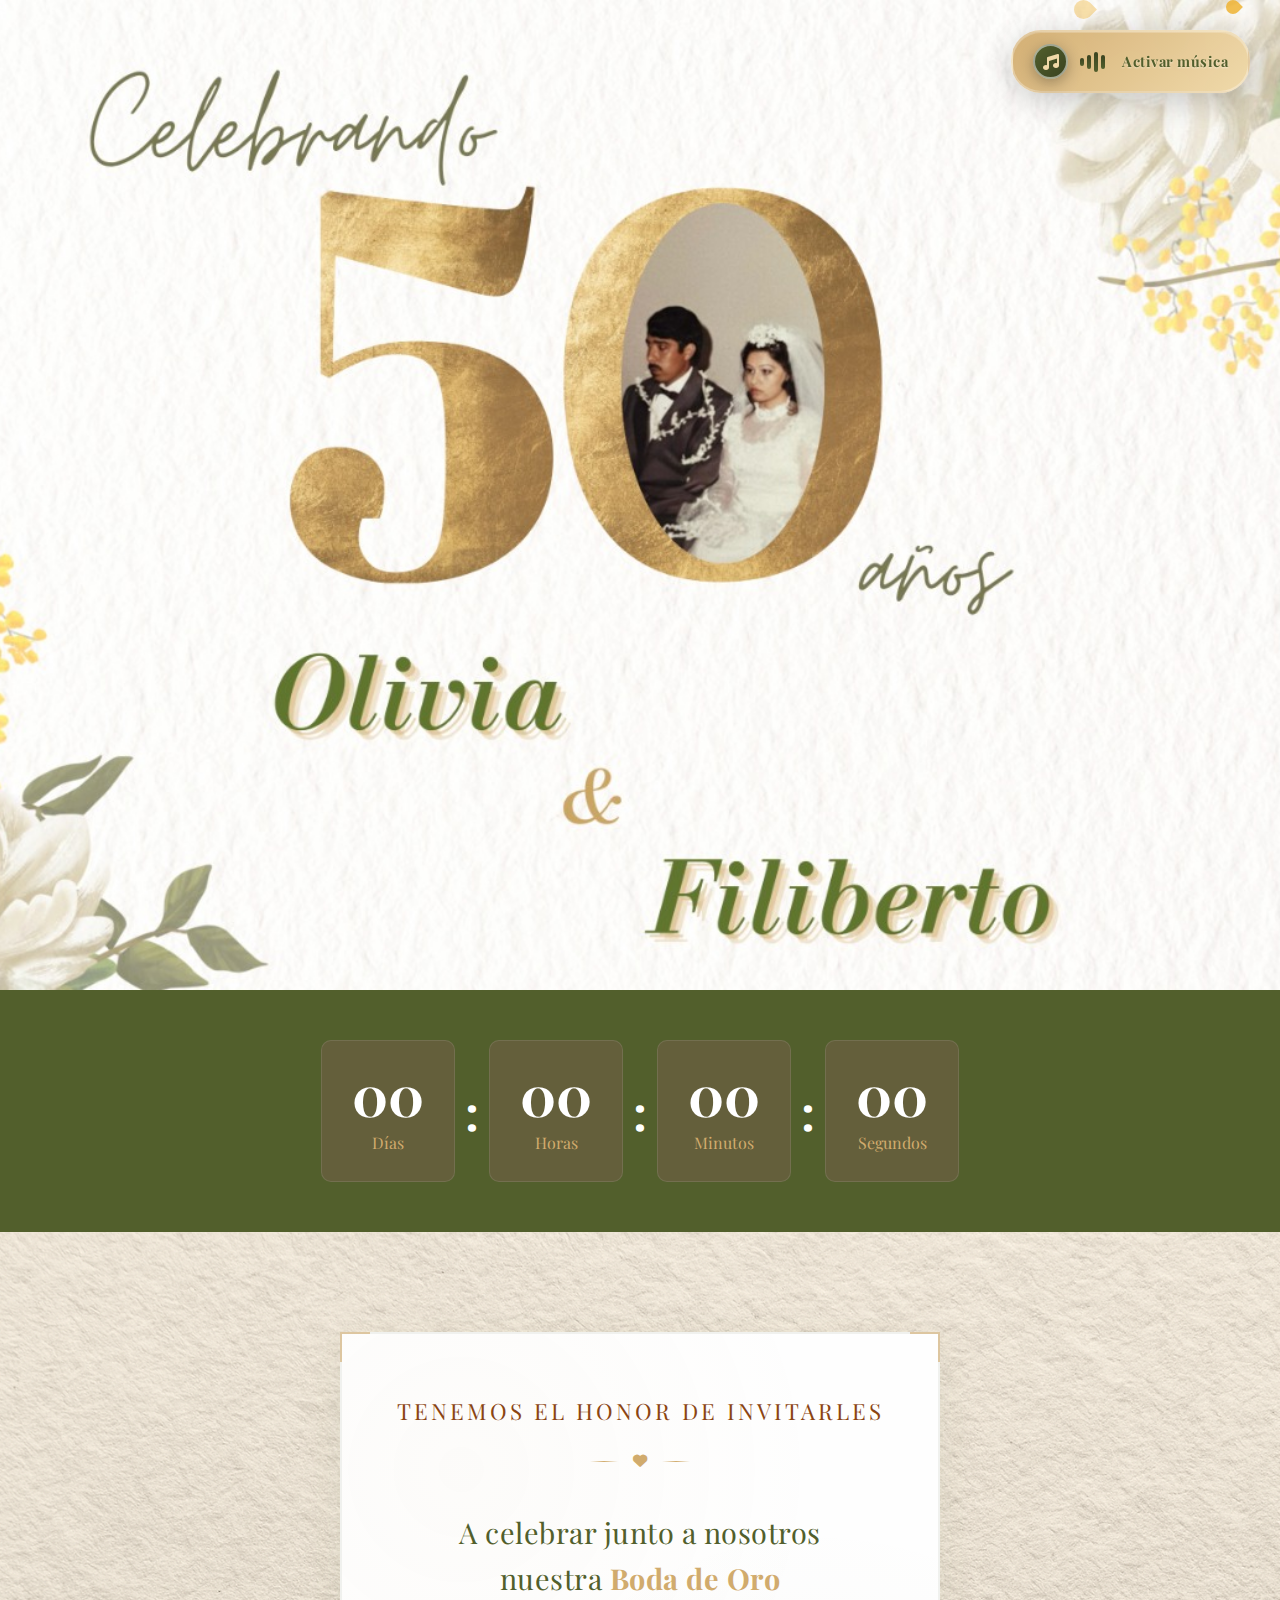
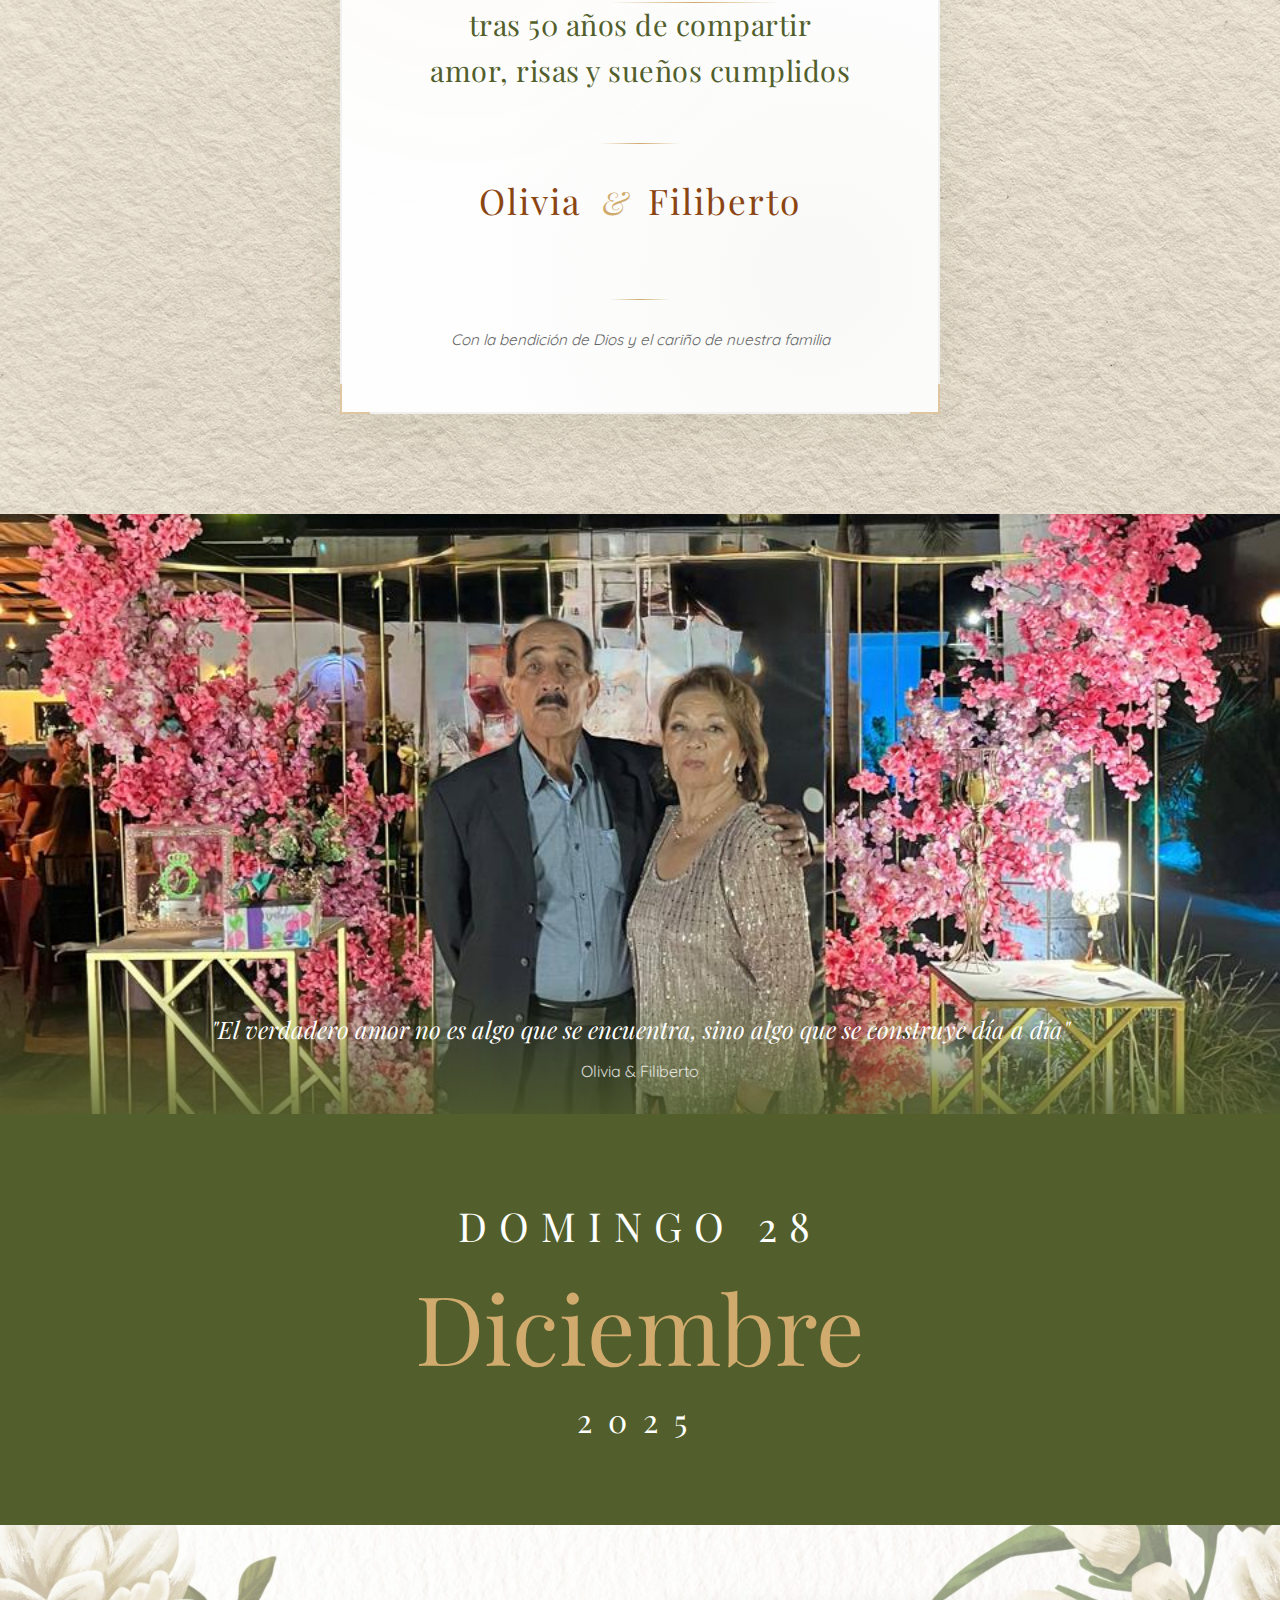
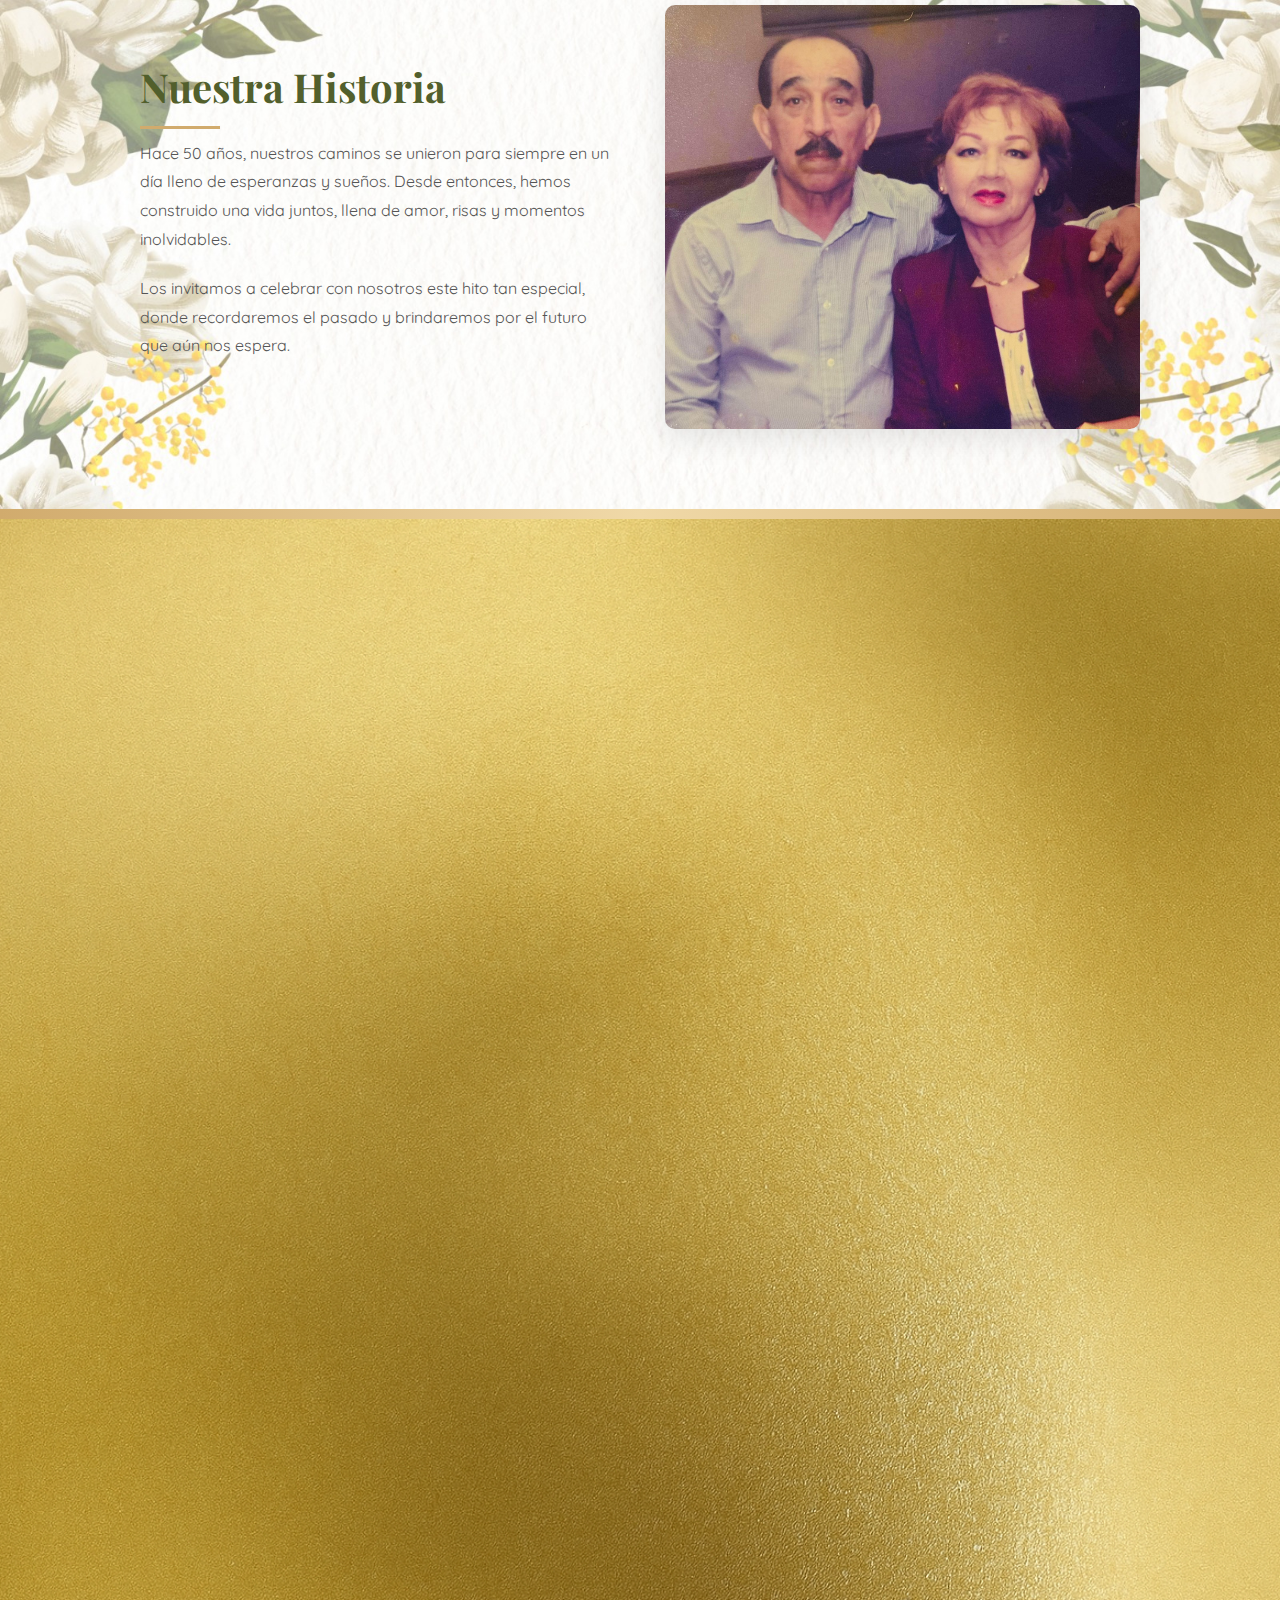
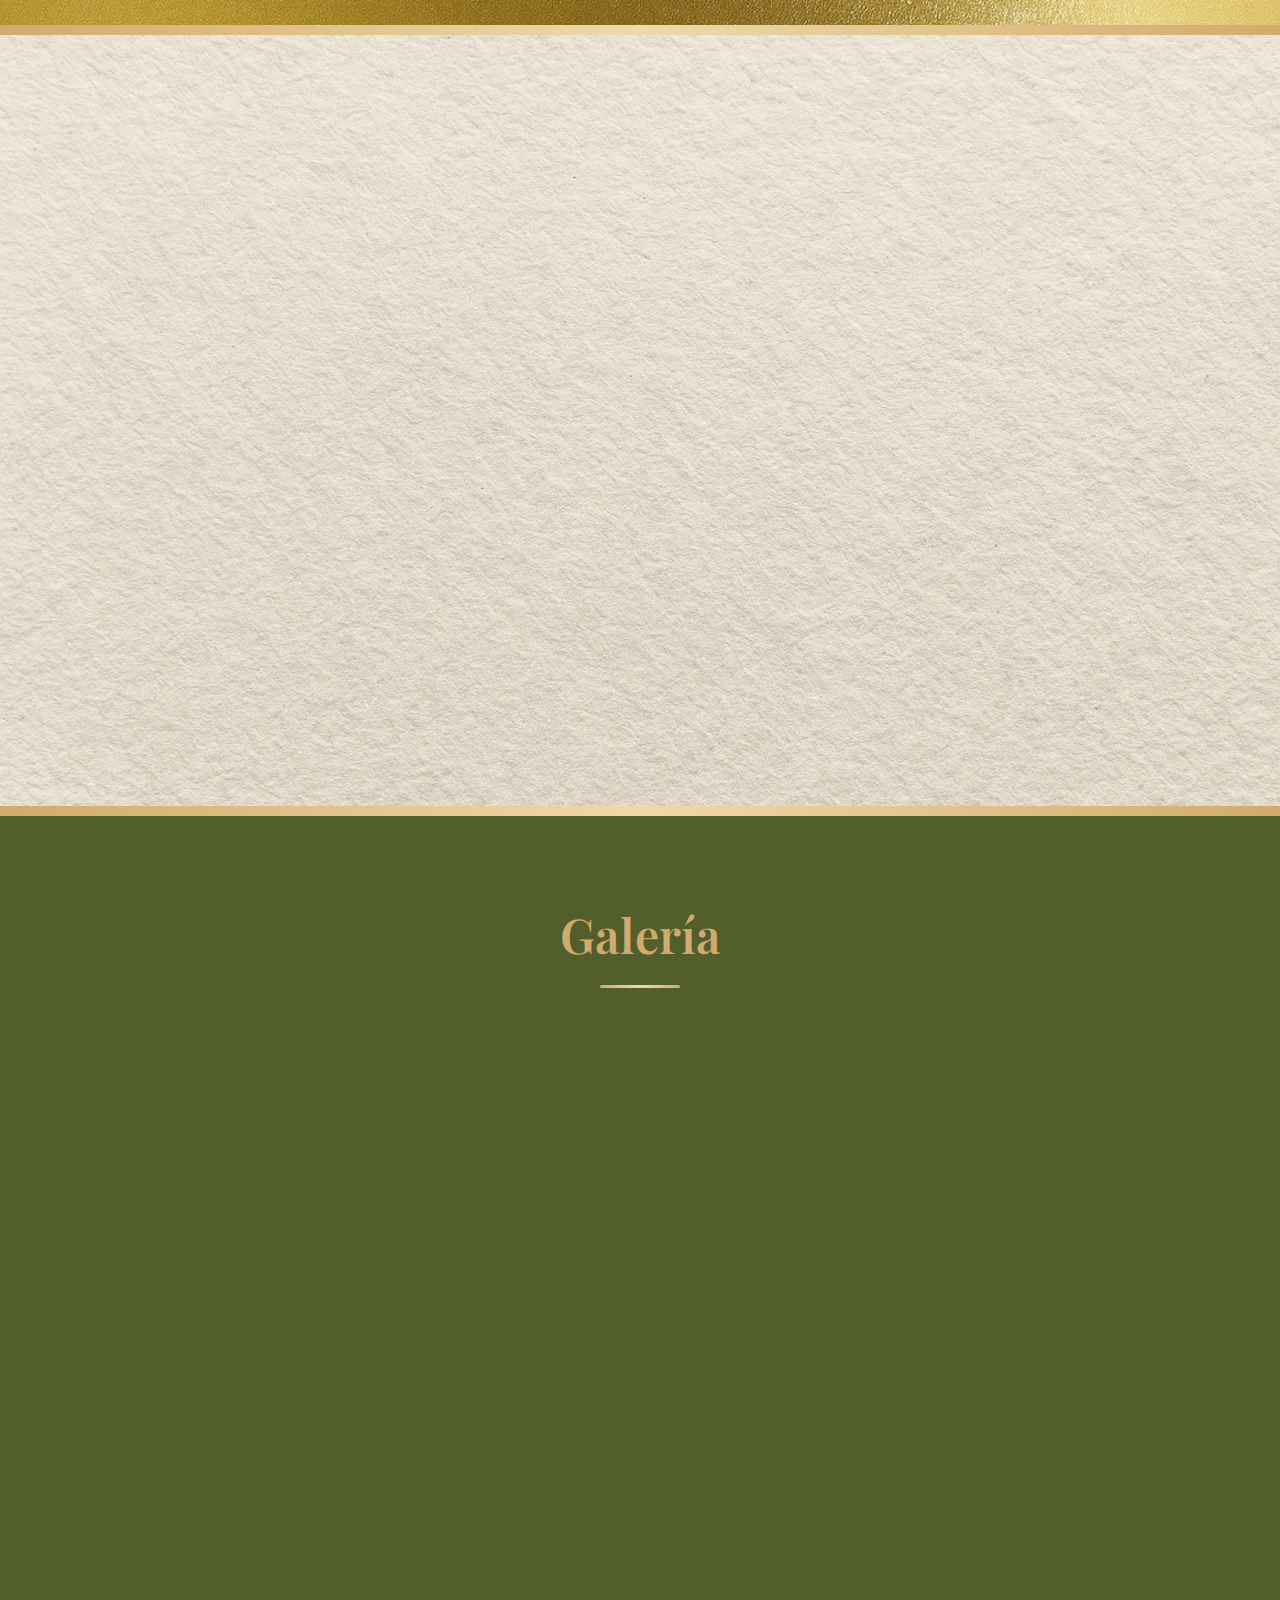
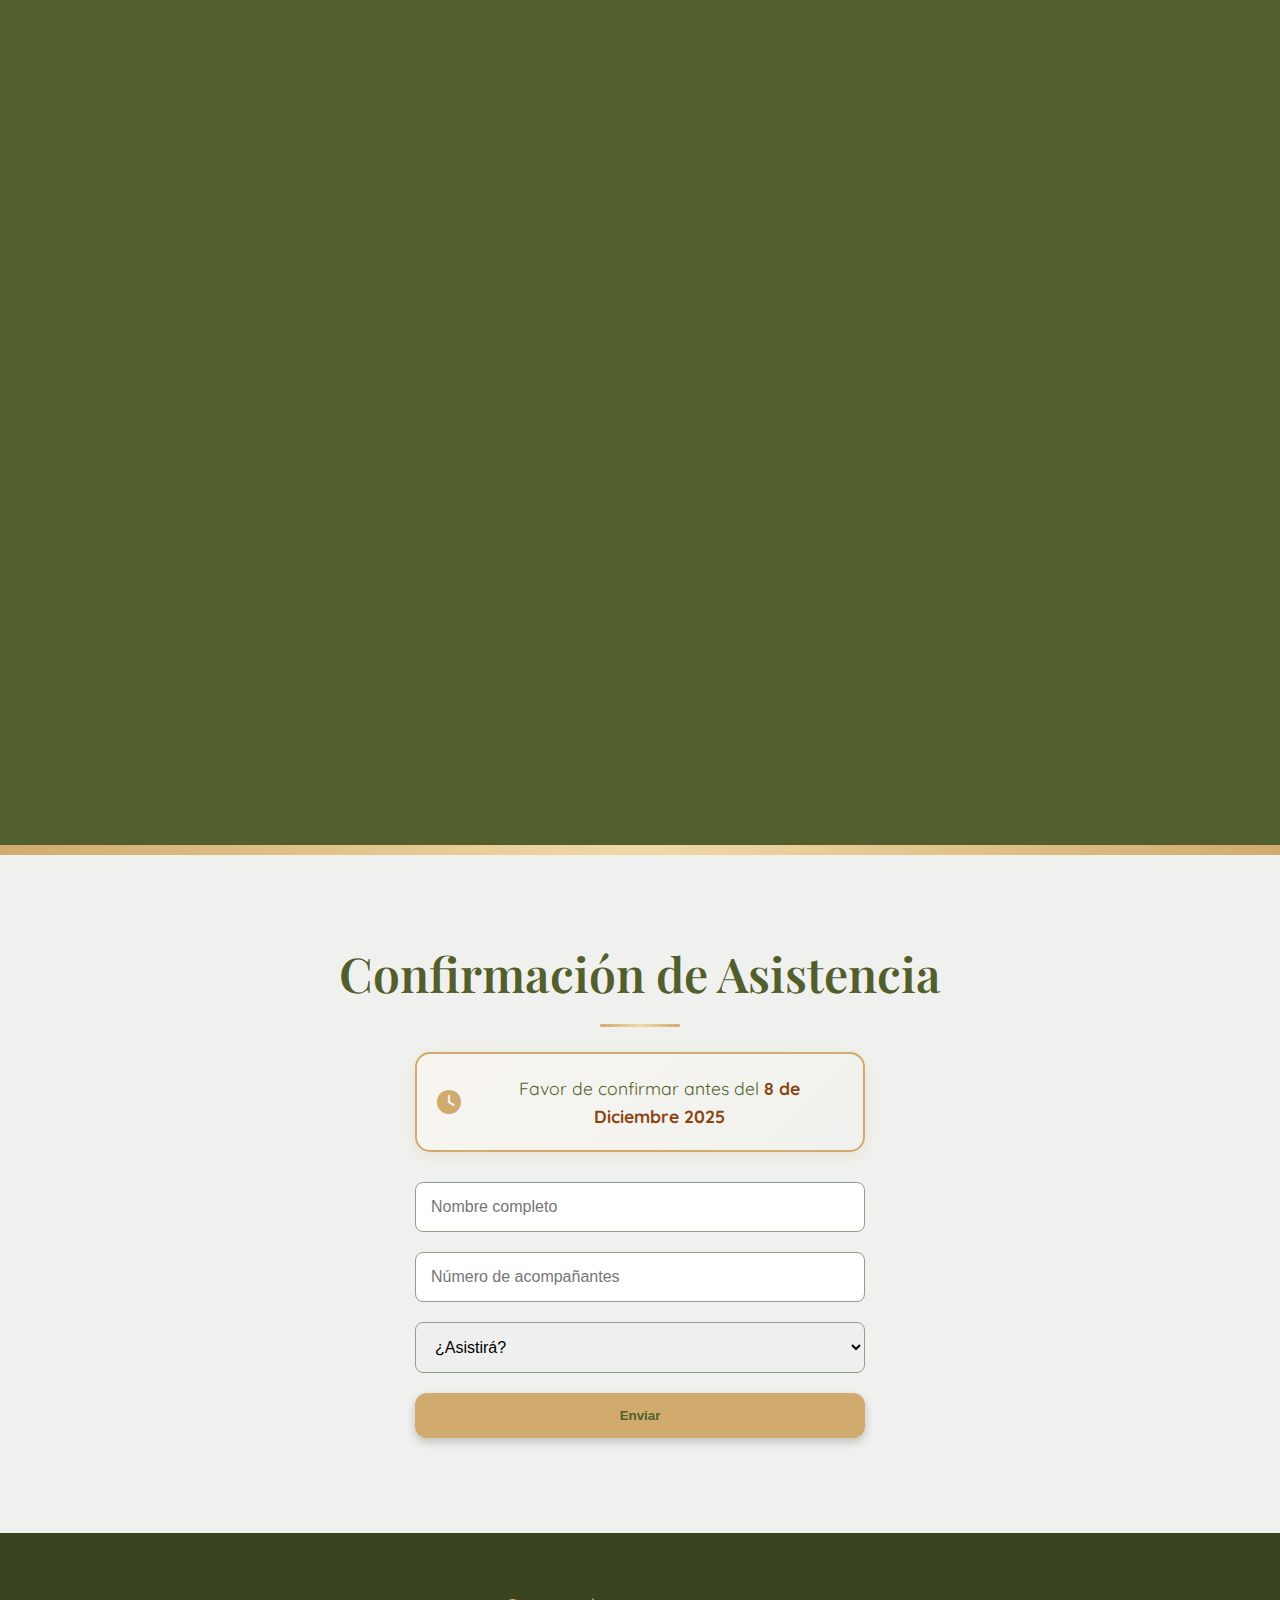
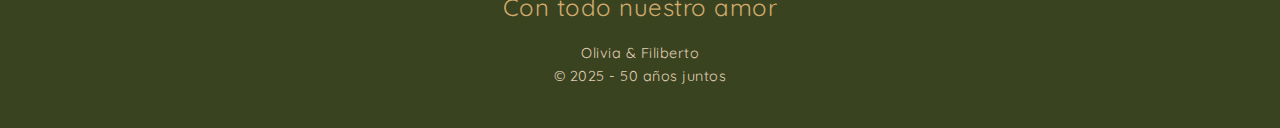
<file: index.html>
<!DOCTYPE html>
<html lang="es">
<head>
  <meta charset="UTF-8">
  <meta name="viewport" content="width=device-width, initial-scale=1.0">
  <title>Invitación Especial</title>
  <link href="https://fonts.googleapis.com/css2?family=Playfair+Display:wght@400;700&family=Roboto&display=swap" rel="stylesheet">
  <link rel="stylesheet" href="https://cdnjs.cloudflare.com/ajax/libs/font-awesome/6.5.0/css/all.min.css">
  <link href="https://fonts.googleapis.com/css2?family=Dancing+Script:wght@400..700&family=Montserrat:ital,wght@0,100..900;1,100..900&family=Quicksand:wght@300..700&display=swap" rel="stylesheet">
  <!-- Swiper CSS -->
  <link
    rel="stylesheet"
    href="https://cdn.jsdelivr.net/npm/swiper@10/swiper-bundle.min.css"
  />

  <!-- Swiper JS -->
  <script src="https://cdn.jsdelivr.net/npm/swiper@10/swiper-bundle.min.js"></script>

  <!-- Vinculando archivo CSS externo -->
  <link rel="stylesheet" href="styles.css">
  <meta property="og:title" content="Bodas de Oro - Olivia & Filiberto">
  <meta property="og:description" content="50 años de amor y felicidad">
  <meta property="og:image" content="assets/og-image.jpg">
  <link rel="icon" type="image/x-icon" href="assets/favicon.ico">
</head>
<body>

  <!-- Portada -->
  <section class="hero">
    <div id="petals-container"></div>
    <!-- Botón de música elegante -->
  <div class="music-toggle-container">
    <div class="music-toggle" id="musicToggle">
      <div class="music-icon">
        <i class="fas fa-music"></i>
      </div>
      <div class="music-wave">
        <span></span>
        <span></span>
        <span></span>
        <span></span>
      </div>
      <span class="music-label">Activar música</span>
    </div>
  </div>
  </section>
  <!-- Audio -->
  <audio id="backgroundMusic" loop>
    <source src="assets/Trumpet Voluntary.mp3" type="audio/mpeg">
    <source src="assets/Trumpet Voluntary.mp3" type="audio/ogg">
  </audio>
  <!--Cuenta regresiva-->
  <section id="countdown-section">
    <div class="countdown" id="countdown">
      <div class="countdown-box">
        <span id="days" class="countdown-number">00</span>
        <span class="countdown-label">Días</span>
      </div>
      <span class="countdown-separator">:</span>
      <div class="countdown-box">
        <span id="hours" class="countdown-number">00</span>
        <span class="countdown-label">Horas</span>
      </div>
      <span class="countdown-separator">:</span>
      <div class="countdown-box">
        <span id="minutes" class="countdown-number">00</span>
        <span class="countdown-label">Minutos</span>
      </div>
      <span class="countdown-separator">:</span>
      <div class="countdown-box">
        <span id="seconds" class="countdown-number">00</span>
        <span class="countdown-label">Segundos</span>
      </div>
    </div>
  </section>

  <!-- Invitación Formal -->
  <section id="formal-invitation">
    <div class="invitation-container">
      <div class="invitation-border">
        <div class="corner corner-tl"></div>
        <div class="corner corner-tr"></div>
        <div class="corner corner-bl"></div>
        <div class="corner corner-br"></div>
        
        <div class="invitation-content">
          <div class="invitation-header">
            <h3>Tenemos el honor de invitarles</h3>
            <div class="header-divider">
              <i class="fas fa-heart"></i>
            </div>
          </div>
          
          <div class="invitation-body">
            <p class="invitation-text">
              A celebrar junto a nosotros<br>
              nuestra <span class="gold-text">Boda de Oro</span><br>
              tras 50 años de compartir<br>
              amor, risas y sueños cumplidos
            </p>
          </div>
          
          <div class="invitation-couple">
            <div class="couple-names">
              <span class="name">Olivia</span>
              <span class="ampersand">&</span>
              <span class="name">Filiberto</span>
            </div>
          </div>
          
          <div class="invitation-footer">
            <p>Con la bendición de Dios y el cariño de nuestra familia</p>
          </div>
        </div>
      </div>
    </div>
  </section>

  <!--Foto de pareja-->
  <section id="foto-grande">
    <div class="full-width-photo">
      <img src="assets/invitacion-boda2.jpg" alt="Olivia y Filiberto">
      <div class="photo-overlay">
        <p class="photo-quote">"El verdadero amor no es algo que se encuentra, sino algo que se construye día a día"</p>
        <p class="photo-author">Olivia & Filiberto</p>
      </div>
    </div>
  </section>

  <!--Fecha-->
  <section id="fecha-anuncio">
    <div class="fecha-content">
      <h3 class="fecha-dia">Domingo 28</h3>
      <h2 class="fecha-mes">Diciembre</h2>
      <h3 class="fecha-ano">2025</h3>
    </div>
  </section>

  <!--Nuestra historia-->
  <section id="nuestra-historia">
    <div class="historia-container">
      <div class="historia-texto">
        <h2>Nuestra Historia</h2>
        <p>Hace 50 años, nuestros caminos se unieron para siempre en un día lleno de esperanzas y sueños. Desde entonces, hemos construido una vida juntos, llena de amor, risas y momentos inolvidables.</p>
        <p>Los invitamos a celebrar con nosotros este hito tan especial, donde recordaremos el pasado y brindaremos por el futuro que aún nos espera.</p>
      </div>
      <div class="historia-imagen">
        <img src="assets/nuestraHistoria.jpg" alt="Nuestra historia">
      </div>
    </div>
  </section>
   <!--Secciones Misa y Recepción-->
  <section id="eventos">
    <div class="section-header">
      <h2 class="section-title-events">Celebraciones</h2>
    </div>
    <div class="timeline-cards">
      <!-- Misa -->
      <div class="timeline-card">
        <div class="timeline-marker">
          <div class="marker-icon">
            <i class="fas fa-church"></i>
          </div>
          <div class="timeline-line"></div>
        </div>
        <div class="timeline-content">
          <div class="event-header">
            <h3 class="event-name">Misa</h3>
            <div class="event-date">
              <span class="date-day">Sábado 27</span>
              <span class="date-month">Diciembre</span>
            </div>
          </div>
          <div class="event-details">
            <div class="detail-item">
              <i class="fas fa-clock"></i>
              <span>7:00 PM</span>
            </div>
            <div class="detail-item">
              <i class="fas fa-map-marker-alt"></i>
              <span>Parroquia Espíritu Santo</span>
            </div>
            <div class="detail-address">
              Aquiles Serdán, Pueblo Nuevo I y II
            </div>
          </div>
          <div class="event-actions">
            <a href="https://maps.app.goo.gl/onie5DdeestP4KXKA" class="map-link" target="_blank">
              <i class="fas fa-directions"></i>
              Ver ubicación
            </a>
          </div>
        </div>
      </div>
    
      <!-- Recepción -->
      <div class="timeline-card">
        <div class="timeline-marker">
          <div class="marker-icon">
            <i class="fas fa-champagne-glasses"></i>
          </div>
          <div class="timeline-line"></div>
        </div>
        <div class="timeline-content">
          <div class="event-header">
            <h3 class="event-name">Recepción</h3>
            <div class="event-date">
              <span class="date-day">Domingo 28</span>
              <span class="date-month">Diciembre</span>
            </div>
          </div>
          <div class="event-details">
            <div class="detail-item">
              <i class="fas fa-clock"></i>
              <span>8:00 PM</span>
            </div>
            <div class="detail-item">
              <i class="fas fa-map-marker-alt"></i>
              <span>La Vianda Salón de Eventos</span>
            </div>
            <div class="detail-address">
              Cam. a la Vianda, Las Garzas
            </div>
          </div>
          <div class="event-actions">
            <a href="https://maps.app.goo.gl/kFFtGtkTUXubSRX97" class="map-link" target="_blank">
              <i class="fas fa-directions"></i>
              Ver ubicación
            </a>
          </div>
        </div>
      </div>
    </div>
  </section>
  <!-- Secciones Código de Vestimenta y Mesa de Regalos - Nuevo Diseño -->
  <section id="otros-detalles" class="pattern-bg">
    <div class="section-header">
      <h2 class="section-title">Detalles Importantes</h2>
    </div>
    <div class="feature-cards">
      <!-- Código de Vestimenta -->
      <div class="feature-card">
        <div class="feature-icon">
          <i class="fas fa-user-tie"></i>
        </div>
        <div class="feature-content">
          <h3 class="feature-title">Código de Vestimenta</h3>
          <div class="feature-description">
            <p>Elegante / Formal</p>
          </div>
          <div class="feature-details">
            <div class="detail-row">
              <i class="fas fa-female"></i>
              <span>Vestido largo</span>
            </div>
            <div class="detail-row">
              <i class="fas fa-male"></i>
              <span>Traje completo</span>
            </div>
          </div>
        </div>
      </div>

      <!-- Mesa de Regalos -->
      <div class="feature-card">
        <div class="feature-icon">
          <i class="fas fa-gift"></i>
        </div>
        <div class="feature-content">
          <h3 class="feature-title">Mesa de Regalos</h3>
          <div class="feature-description">
            <p>Tu presencia es nuestro mayor regalo, pero si deseas tener un detalle especial, agradeceremos tu contribución en</p>
          </div>
          <div class="feature-details">
            <div class="gift-option">
              <div class="gift-icon">
                <i class="fas fa-money-bill-wave"></i>
              </div>
              <div class="gift-info">
                <h4>Efectivo</h4>
              </div>
            </div>
          </div>
        </div>
      </div>
    </div>
  </section>
  <!--Galería Moderna-->
<section id="galeria">
  <h2 class="section-title">Galería</h2>
  <div class="modern-gallery">
    <!-- Fila 1 -->
    <div class="gallery-row">
      <div class="gallery-item large" data-aos="fade-up">
        <img src="assets/recuerdo1.jpg" alt="Recuerdo 1" loading="lazy">
      </div>
      <div class="gallery-item" data-aos="fade-up" data-aos-delay="100">
        <img src="assets/recuerdo2.jpg" alt="Recuerdo 2" loading="lazy">
      </div>
    </div>
    
    <!-- Fila 2 -->
    <div class="gallery-row">
      <div class="gallery-item" data-aos="fade-up" data-aos-delay="200">
        <img src="assets/recuerdo3.jpg" alt="Recuerdo 3" loading="lazy">
      </div>
      <div class="gallery-item large" data-aos="fade-up" data-aos-delay="300">
        <img src="assets/recuerdo4.jpg" alt="Recuerdo 4" loading="lazy">
      </div>
    </div>
    
    <!-- Fila 3 -->
    <div class="gallery-row">
      <div class="gallery-item large" data-aos="fade-up" data-aos-delay="400">
        <img src="assets/recuerdo5.jpg" alt="Recuerdo 5" loading="lazy">
      </div>
      <div class="gallery-item" data-aos="fade-up" data-aos-delay="500">
        <img src="assets/recuerdo6.jpg" alt="Recuerdo 6" loading="lazy">
      </div>
    </div>
  </div>
</section>

<!-- Lightbox -->
<div id="lightbox" class="lightbox">
  <span class="close-lightbox">&times;</span>
  <img class="lightbox-content" id="lightbox-img">
  <div class="lightbox-caption"></div>
</div>
  <!-- Sección Confirmación RSVP -->
  <section id="rsvp">
    <h2 class="section-title">Confirmación de Asistencia</h2>
    <div class="rsvp-notice">
      <i class="fas fa-clock"></i>
      <p>Favor de confirmar antes del <strong>8 de Diciembre 2025</strong></p>
    </div>
    <form id="rsvp-form" class="rsvp-form">
      <input name="nombre" type="text" placeholder="Nombre completo" required>
      <input name="acompanantes" type="number" placeholder="Número de acompañantes" min="0" required>

      <select name="asistira" required>
        <option value="">¿Asistirá?</option>
        <option value="Sí">Sí</option>
        <option value="No">No</option>
      </select>

      <button type="submit">Enviar</button>
    </form>
    <p id="rsvp-message" style="text-align:center; color:#525F2C; font-weight:bold; margin-top:15px;"></p>
  </section>

  <!-- Pie -->
  <footer>
    <div class="footer-content">
      <p class="footer-love">Con todo nuestro amor</p>
      <p>Olivia & Filiberto</p>
      <p>© 2025 - 50 años juntos</p>
    </div>
  </footer>

   <!-- Botón para volver al inicio -->
  <div class="back-to-top" id="backToTop">
    <i class="fas fa-chevron-up"></i>
  </div>

  <!--Javascript-->

  <script src="app.js"></script>

  <script>
    // Script para formulario RSVP
    const form = document.getElementById('rsvp-form');
    const message = document.getElementById('rsvp-message');
    const SCRIPT_URL = 'https://script.google.com/macros/s/AKfycbwUAGbHUXwqnAG3C2vj47Ti9FJpp6His8M_cgzN69_ESrkamges3yV-VeCZ1RfAuR9BFQ/exec';

    form.addEventListener('submit', e => {
        e.preventDefault();
        const formData = new FormData(form);

        fetch(SCRIPT_URL, {
            method: 'POST',
            body: formData
        })
        .then(response => response.text())
        .then(text => {
            message.innerText = text;
            form.reset();
        })
        .catch(err => {
            message.innerText = "Ocurrió un error, intenta de nuevo.";
            console.error(err);
        });
    });

  </script>
</body>
</html>
</file>
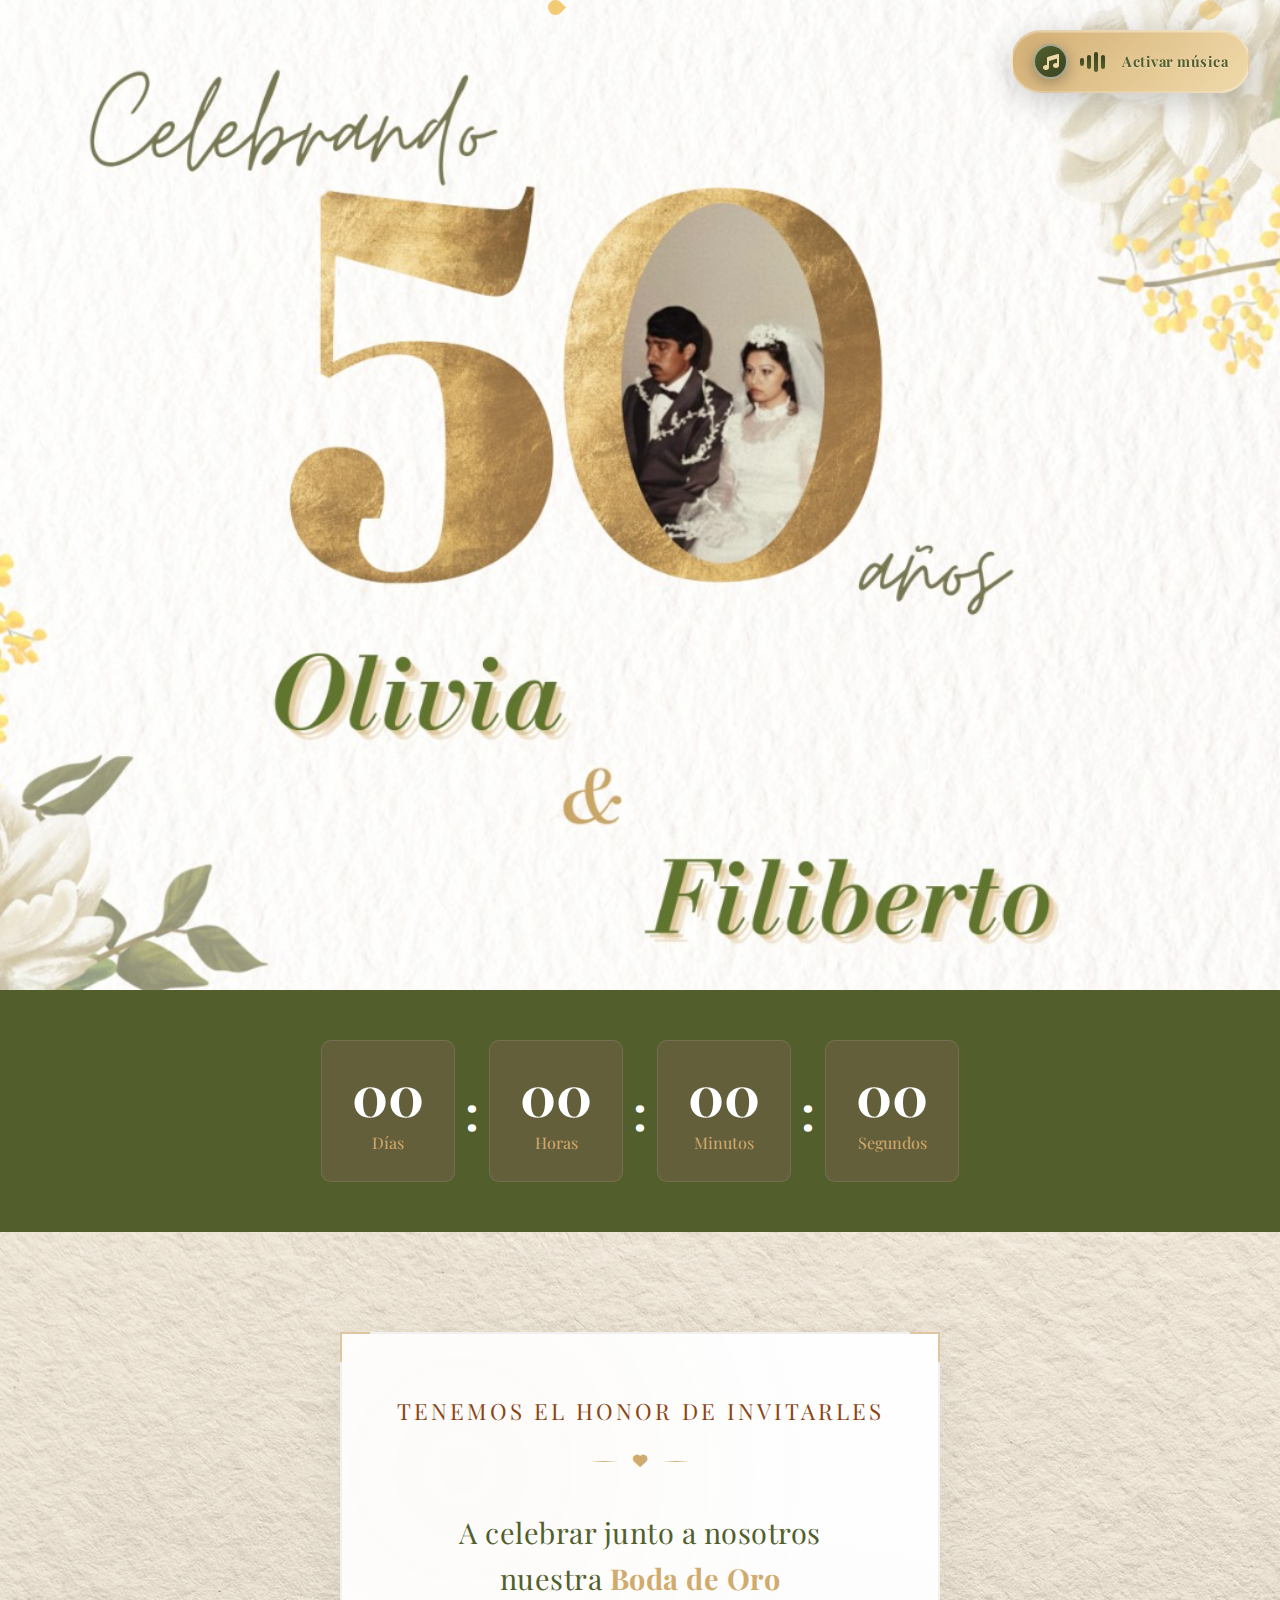
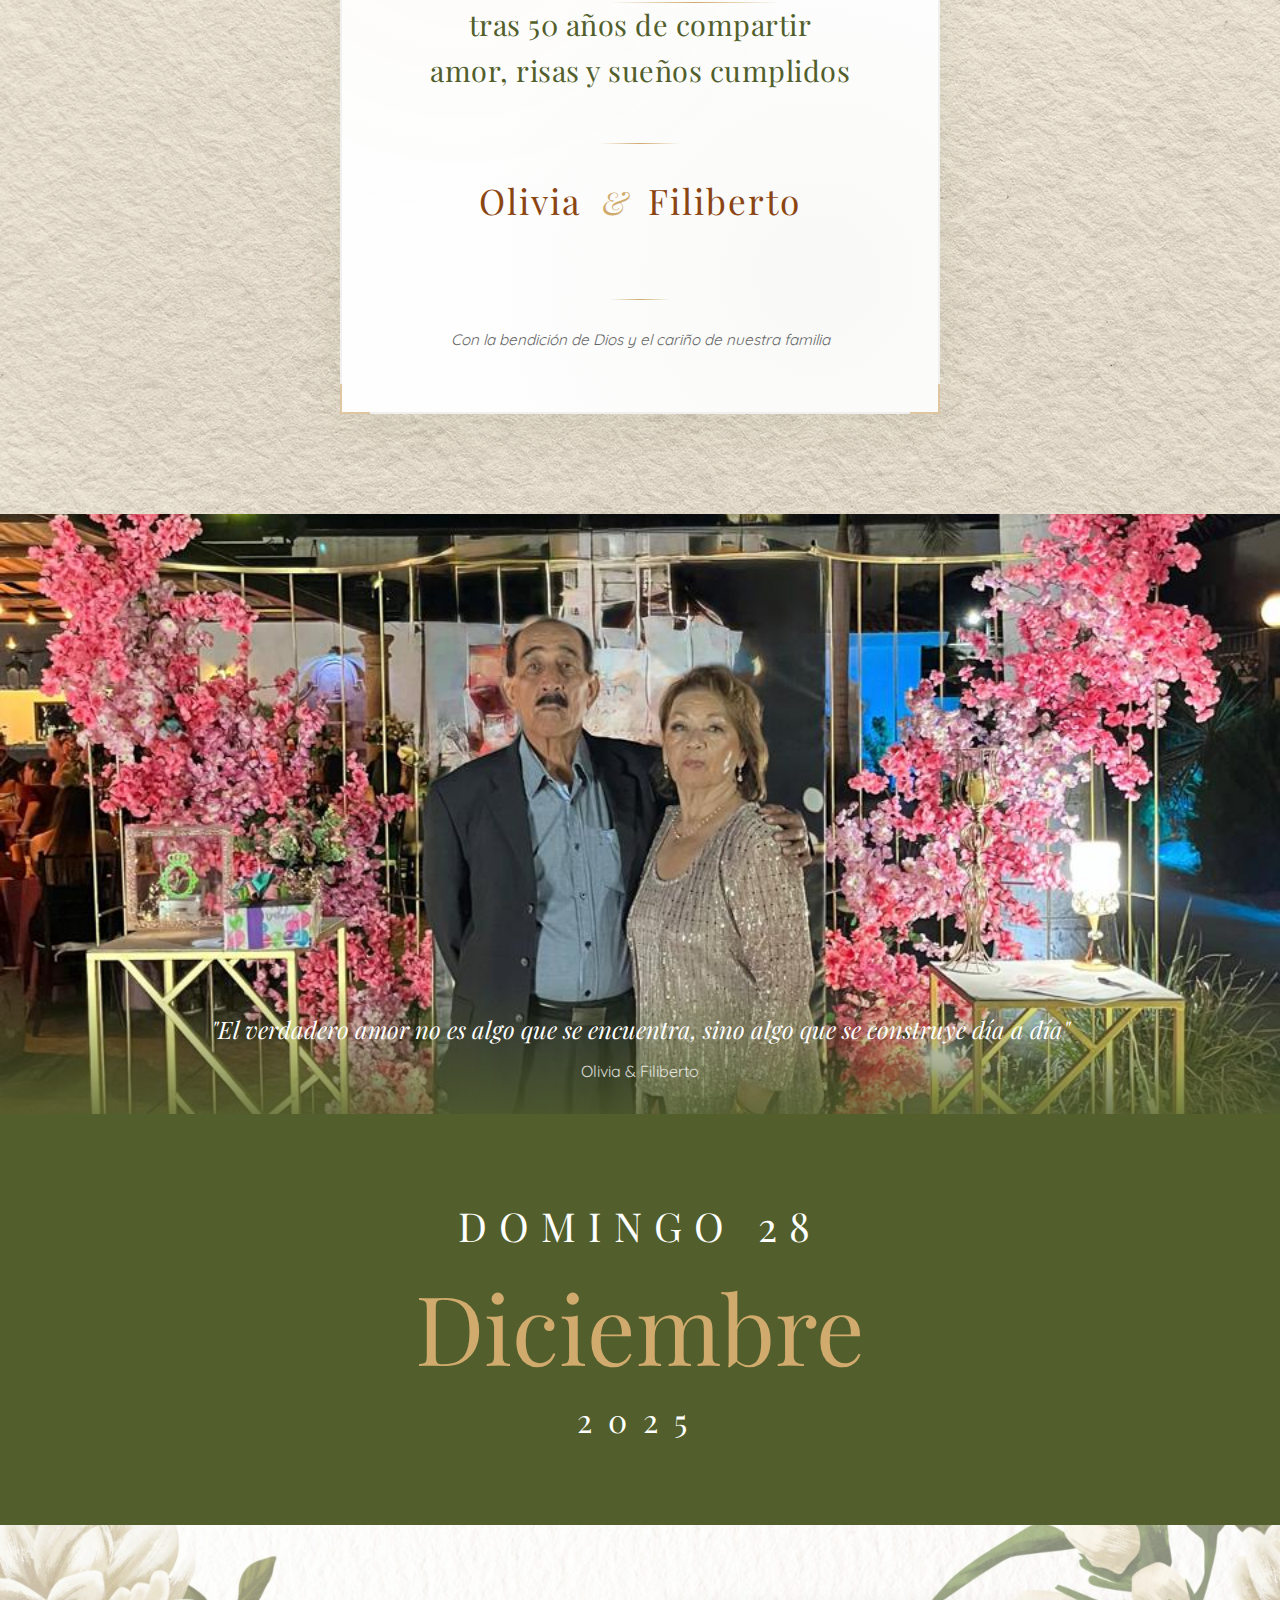
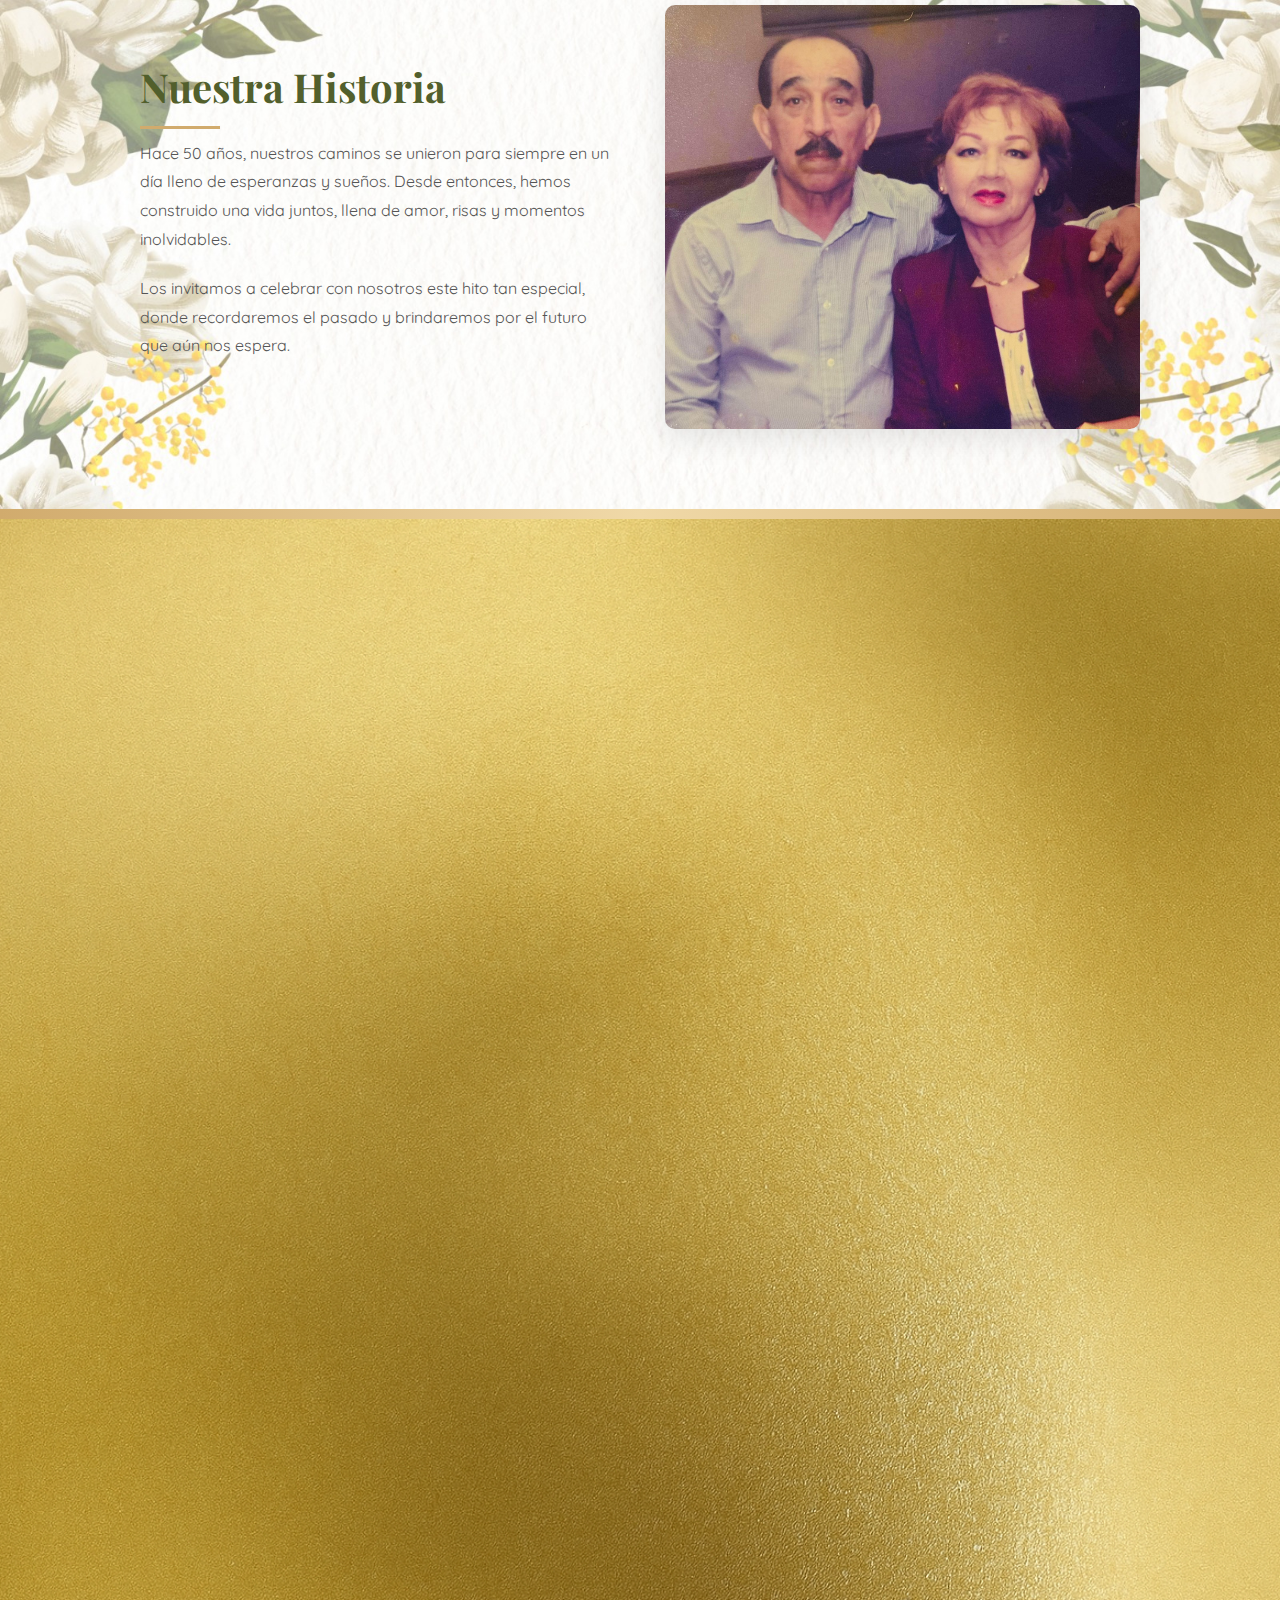
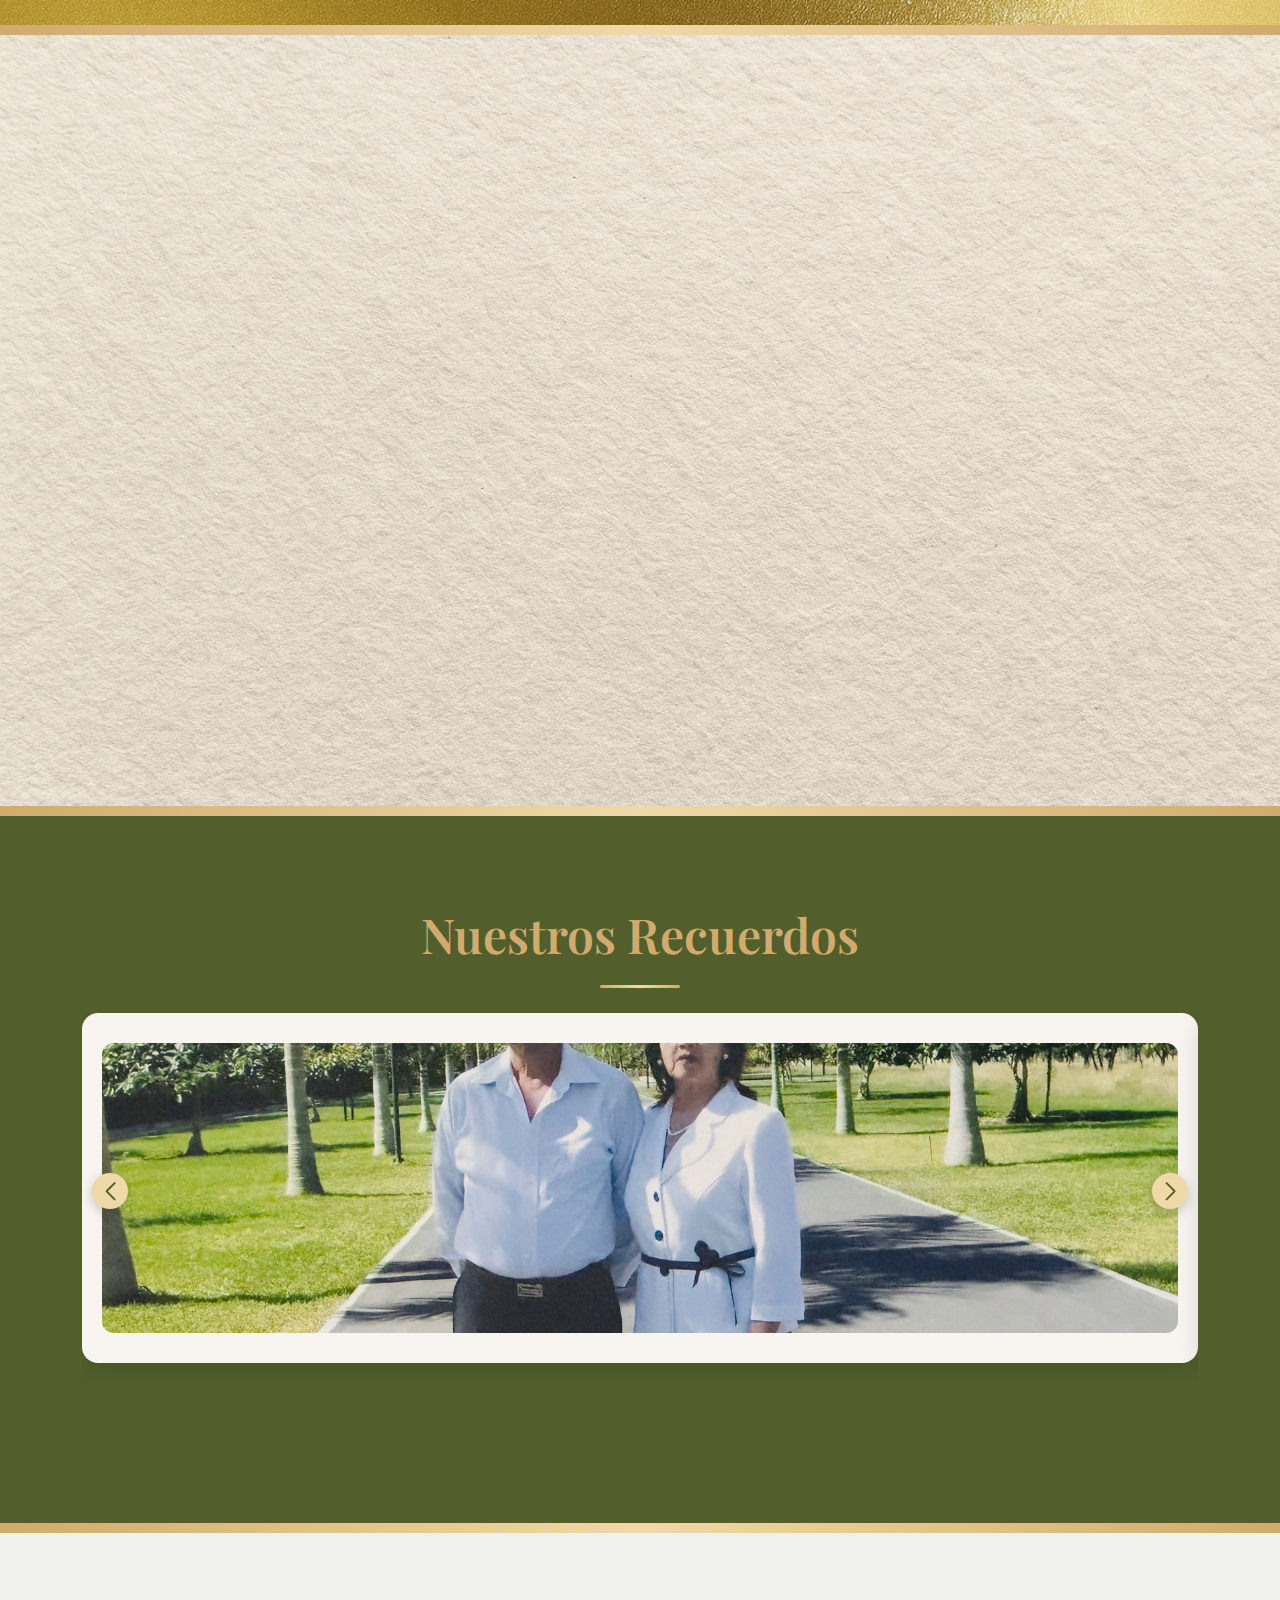
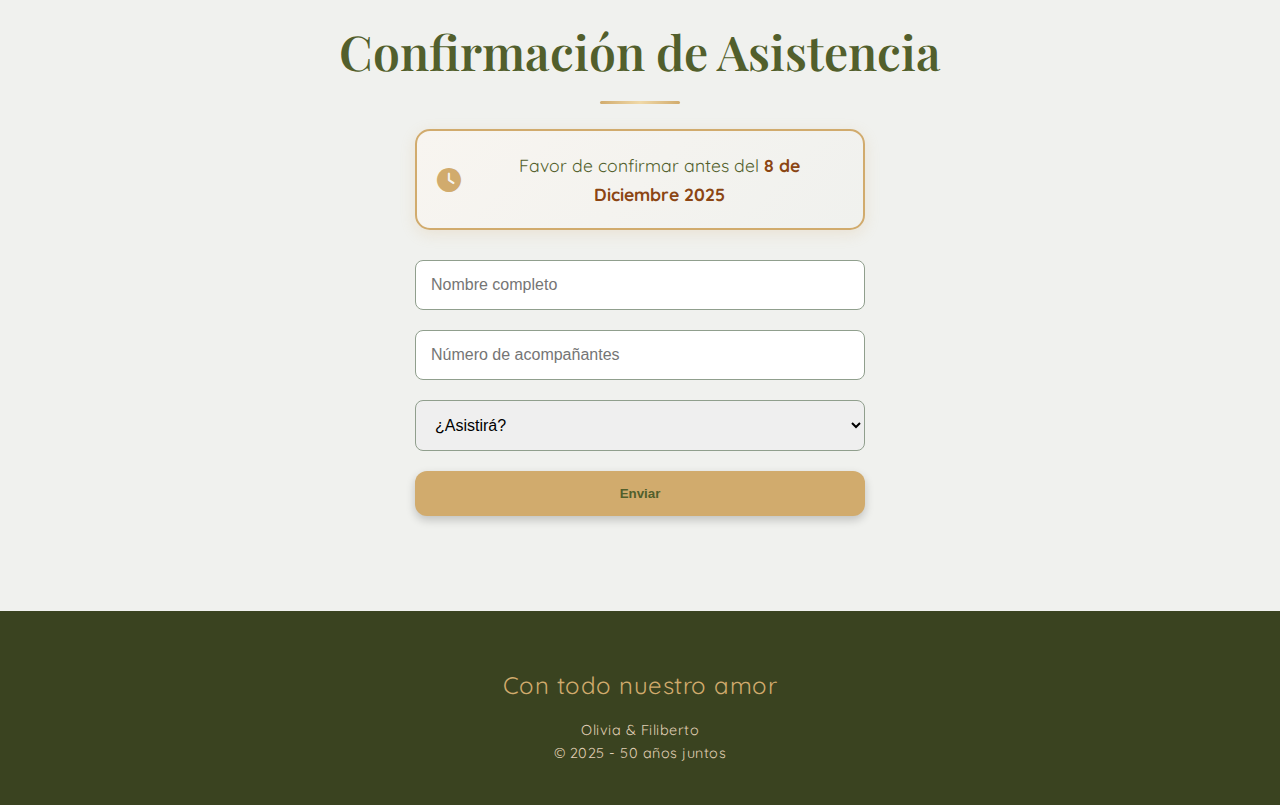
<file: invitacion.html>
<!DOCTYPE html>
<html lang="es">
<head>
  <meta charset="UTF-8">
  <meta name="viewport" content="width=device-width, initial-scale=1.0">
  <title>Invitación Especial</title>
  <link href="https://fonts.googleapis.com/css2?family=Playfair+Display:wght@400;700&family=Roboto&display=swap" rel="stylesheet">
  <link rel="stylesheet" href="https://cdnjs.cloudflare.com/ajax/libs/font-awesome/6.5.0/css/all.min.css">
  <link href="https://fonts.googleapis.com/css2?family=Dancing+Script:wght@400..700&family=Montserrat:ital,wght@0,100..900;1,100..900&family=Quicksand:wght@300..700&display=swap" rel="stylesheet">
  <!-- Swiper CSS -->
  <link
    rel="stylesheet"
    href="https://cdn.jsdelivr.net/npm/swiper@10/swiper-bundle.min.css"
  />

  <!-- Swiper JS -->
  <script src="https://cdn.jsdelivr.net/npm/swiper@10/swiper-bundle.min.js"></script>

  <!-- Vinculando archivo CSS externo -->
  <link rel="stylesheet" href="styles.css">
  <meta property="og:title" content="Bodas de Oro - Olivia & Filiberto">
  <meta property="og:description" content="50 años de amor y felicidad">
  <meta property="og:image" content="assets/og-image.jpg">
  <link rel="icon" type="image/x-icon" href="assets/favicon.ico">
</head>
<body>

  <!-- Portada -->
  <section class="hero">
    <div id="petals-container"></div>
    <!-- Botón de música elegante -->
  <div class="music-toggle-container">
    <div class="music-toggle" id="musicToggle">
      <div class="music-icon">
        <i class="fas fa-music"></i>
      </div>
      <div class="music-wave">
        <span></span>
        <span></span>
        <span></span>
        <span></span>
      </div>
      <span class="music-label">Activar música</span>
    </div>
  </div>
  </section>
  <!-- Audio -->
  <audio id="backgroundMusic" loop>
    <source src="assets/Trumpet Voluntary.mp3" type="audio/mpeg">
    <source src="assets/Trumpet Voluntary.mp3" type="audio/ogg">
  </audio>
  <!--Cuenta regresiva-->
  <section id="countdown-section">
    <div class="countdown" id="countdown">
      <div class="countdown-box">
        <span id="days" class="countdown-number">00</span>
        <span class="countdown-label">Días</span>
      </div>
      <span class="countdown-separator">:</span>
      <div class="countdown-box">
        <span id="hours" class="countdown-number">00</span>
        <span class="countdown-label">Horas</span>
      </div>
      <span class="countdown-separator">:</span>
      <div class="countdown-box">
        <span id="minutes" class="countdown-number">00</span>
        <span class="countdown-label">Minutos</span>
      </div>
      <span class="countdown-separator">:</span>
      <div class="countdown-box">
        <span id="seconds" class="countdown-number">00</span>
        <span class="countdown-label">Segundos</span>
      </div>
    </div>
  </section>

  <!-- Invitación Formal -->
  <section id="formal-invitation">
    <div class="invitation-container">
      <div class="invitation-border">
        <div class="corner corner-tl"></div>
        <div class="corner corner-tr"></div>
        <div class="corner corner-bl"></div>
        <div class="corner corner-br"></div>
        
        <div class="invitation-content">
          <div class="invitation-header">
            <h3>Tenemos el honor de invitarles</h3>
            <div class="header-divider">
              <i class="fas fa-heart"></i>
            </div>
          </div>
          
          <div class="invitation-body">
            <p class="invitation-text">
              A celebrar junto a nosotros<br>
              nuestra <span class="gold-text">Boda de Oro</span><br>
              tras 50 años de compartir<br>
              amor, risas y sueños cumplidos
            </p>
          </div>
          
          <div class="invitation-couple">
            <div class="couple-names">
              <span class="name">Olivia</span>
              <span class="ampersand">&</span>
              <span class="name">Filiberto</span>
            </div>
          </div>
          
          <div class="invitation-footer">
            <p>Con la bendición de Dios y el cariño de nuestra familia</p>
          </div>
        </div>
      </div>
    </div>
  </section>

  <!--Foto de pareja-->
  <section id="foto-grande">
    <div class="full-width-photo">
      <img src="assets/invitacion-boda2.jpg" alt="Olivia y Filiberto">
      <div class="photo-overlay">
        <p class="photo-quote">"El verdadero amor no es algo que se encuentra, sino algo que se construye día a día"</p>
        <p class="photo-author">Olivia & Filiberto</p>
      </div>
    </div>
  </section>

  <!--Fecha-->
  <section id="fecha-anuncio">
    <div class="fecha-content">
      <h3 class="fecha-dia">Domingo 28</h3>
      <h2 class="fecha-mes">Diciembre</h2>
      <h3 class="fecha-ano">2025</h3>
    </div>
  </section>

  <!--Nuestra historia-->
  <section id="nuestra-historia">
    <div class="historia-container">
      <div class="historia-texto">
        <h2>Nuestra Historia</h2>
        <p>Hace 50 años, nuestros caminos se unieron para siempre en un día lleno de esperanzas y sueños. Desde entonces, hemos construido una vida juntos, llena de amor, risas y momentos inolvidables.</p>
        <p>Los invitamos a celebrar con nosotros este hito tan especial, donde recordaremos el pasado y brindaremos por el futuro que aún nos espera.</p>
      </div>
      <div class="historia-imagen">
        <img src="assets/nuestraHistoria.jpg" alt="Nuestra historia">
      </div>
    </div>
  </section>
   <!--Secciones Misa y Recepción-->
  <section id="eventos">
    <div class="section-header">
      <h2 class="section-title-events">Celebraciones</h2>
    </div>
    <div class="timeline-cards">
      <!-- Misa -->
      <div class="timeline-card">
        <div class="timeline-marker">
          <div class="marker-icon">
            <i class="fas fa-church"></i>
          </div>
          <div class="timeline-line"></div>
        </div>
        <div class="timeline-content">
          <div class="event-header">
            <h3 class="event-name">Misa</h3>
            <div class="event-date">
              <span class="date-day">Sábado 27</span>
              <span class="date-month">Diciembre</span>
            </div>
          </div>
          <div class="event-details">
            <div class="detail-item">
              <i class="fas fa-clock"></i>
              <span>7:00 PM</span>
            </div>
            <div class="detail-item">
              <i class="fas fa-map-marker-alt"></i>
              <span>Parroquia Espíritu Santo</span>
            </div>
            <div class="detail-address">
              Aquiles Serdán, Pueblo Nuevo I y II
            </div>
          </div>
          <div class="event-actions">
            <a href="https://maps.app.goo.gl/onie5DdeestP4KXKA" class="map-link" target="_blank">
              <i class="fas fa-directions"></i>
              Ver ubicación
            </a>
          </div>
        </div>
      </div>
    
      <!-- Recepción -->
      <div class="timeline-card">
        <div class="timeline-marker">
          <div class="marker-icon">
            <i class="fas fa-champagne-glasses"></i>
          </div>
          <div class="timeline-line"></div>
        </div>
        <div class="timeline-content">
          <div class="event-header">
            <h3 class="event-name">Recepción</h3>
            <div class="event-date">
              <span class="date-day">Domingo 28</span>
              <span class="date-month">Diciembre</span>
            </div>
          </div>
          <div class="event-details">
            <div class="detail-item">
              <i class="fas fa-clock"></i>
              <span>8:00 PM</span>
            </div>
            <div class="detail-item">
              <i class="fas fa-map-marker-alt"></i>
              <span>La Vianda Salón de Eventos</span>
            </div>
            <div class="detail-address">
              Cam. a la Vianda, Las Garzas
            </div>
          </div>
          <div class="event-actions">
            <a href="https://maps.app.goo.gl/kFFtGtkTUXubSRX97" class="map-link" target="_blank">
              <i class="fas fa-directions"></i>
              Ver ubicación
            </a>
          </div>
        </div>
      </div>
    </div>
  </section>
  <!-- Secciones Código de Vestimenta y Mesa de Regalos - Nuevo Diseño -->
  <section id="otros-detalles" class="pattern-bg">
    <div class="section-header">
      <h2 class="section-title">Detalles Importantes</h2>
    </div>
    <div class="feature-cards">
      <!-- Código de Vestimenta -->
      <div class="feature-card">
        <div class="feature-icon">
          <i class="fas fa-user-tie"></i>
        </div>
        <div class="feature-content">
          <h3 class="feature-title">Código de Vestimenta</h3>
          <div class="feature-description">
            <p>Elegante / Formal</p>
          </div>
          <div class="feature-details">
            <div class="detail-row">
              <i class="fas fa-female"></i>
              <span>Vestido largo</span>
            </div>
            <div class="detail-row">
              <i class="fas fa-male"></i>
              <span>Traje completo</span>
            </div>
          </div>
        </div>
      </div>

      <!-- Mesa de Regalos -->
      <div class="feature-card">
        <div class="feature-icon">
          <i class="fas fa-gift"></i>
        </div>
        <div class="feature-content">
          <h3 class="feature-title">Mesa de Regalos</h3>
          <div class="feature-description">
            <p>Tu presencia es nuestro mayor regalo, pero si deseas tener un detalle especial, agradeceremos tu contribución en</p>
          </div>
          <div class="feature-details">
            <div class="gift-option">
              <div class="gift-icon">
                <i class="fas fa-money-bill-wave"></i>
              </div>
              <div class="gift-info">
                <h4>Efectivo</h4>
              </div>
            </div>
          </div>
        </div>
      </div>
    </div>
  </section>


  <!--Galería de recuerdos-->
  <section id="galeria">
    <h2 class="section-title">Nuestros Recuerdos</h2>
    <div class="swiper mySwiper">
      <div class="swiper-wrapper">
        <div class="swiper-slide"><img src="assets/recuerdo1.jpg"></div>
        <div class="swiper-slide"><img src="assets/recuerdo2.jpg"></div>
        <div class="swiper-slide"><img src="assets/recuerdo3.jpg"></div>
        <div class="swiper-slide"><img src="assets/recuerdo4.jpg"></div>
        <div class="swiper-slide"><img src="assets/recuerdo5.jpg"></div>
        <div class="swiper-slide"><img src="assets/recuerdo6.jpg"></div>
      </div>
      
      <!-- Botones de navegación -->
      <div class="swiper-button-next"></div>
      <div class="swiper-button-prev"></div>

      <!-- Paginación opcional -->
      <div class="swiper-pagination"></div>
    </div>
  </section>

  <!-- Lightbox para galería -->
  <div id="lightbox" class="lightbox">
    <span class="close-lightbox">&times;</span>
    <img class="lightbox-content" id="lightbox-img">
    <div class="lightbox-caption"></div>
  </div>

  <!-- Sección Confirmación RSVP -->
  <section id="rsvp">
    <h2 class="section-title">Confirmación de Asistencia</h2>
    <div class="rsvp-notice">
      <i class="fas fa-clock"></i>
      <p>Favor de confirmar antes del <strong>8 de Diciembre 2025</strong></p>
    </div>
    <form id="rsvp-form" class="rsvp-form">
      <input name="nombre" type="text" placeholder="Nombre completo" required>
      <input name="acompanantes" type="number" placeholder="Número de acompañantes" min="0" required>

      <select name="asistira" required>
        <option value="">¿Asistirá?</option>
        <option value="Sí">Sí</option>
        <option value="No">No</option>
      </select>

      <button type="submit">Enviar</button>
    </form>
    <p id="rsvp-message" style="text-align:center; color:#525F2C; font-weight:bold; margin-top:15px;"></p>
  </section>

  <!-- Pie -->
  <footer>
    <div class="footer-content">
      <p class="footer-love">Con todo nuestro amor</p>
      <p>Olivia & Filiberto</p>
      <p>© 2025 - 50 años juntos</p>
    </div>
  </footer>

   <!-- Botón para volver al inicio -->
  <div class="back-to-top" id="backToTop">
    <i class="fas fa-chevron-up"></i>
  </div>

  <!--Javascript-->

  <script src="app.js"></script>

  <script>
    // Script para formulario RSVP
    const form = document.getElementById('rsvp-form');
    const message = document.getElementById('rsvp-message');
    const SCRIPT_URL = 'https://script.google.com/macros/s/AKfycbwUAGbHUXwqnAG3C2vj47Ti9FJpp6His8M_cgzN69_ESrkamges3yV-VeCZ1RfAuR9BFQ/exec';

    form.addEventListener('submit', e => {
        e.preventDefault();
        const formData = new FormData(form);

        fetch(SCRIPT_URL, {
            method: 'POST',
            body: formData
        })
        .then(response => response.text())
        .then(text => {
            message.innerText = text;
            form.reset();
        })
        .catch(err => {
            message.innerText = "Ocurrió un error, intenta de nuevo.";
            console.error(err);
        });
    });

  </script>
</body>
</html>
</file>
<file: styles.css>
/* Reset y tipografías */
* {
  margin: 0;
  padding: 0;
  box-sizing: border-box;
  scroll-behavior: smooth;
}
body {
  font-family: "Quicksand", sans-serif;
  color: #525f2c;
  line-height: 1.6;
  background: #f0f1ee;
  overflow-x: hidden;
}
h1,
h2,
h3 {
  font-family: "Playfair Display", serif;
}

/*Headers*/

section {
    margin: 0;
    padding: 80px 20px;
    width: 100%;
}
  
.section-header {
  text-align: center;
  margin-bottom: 60px;
  opacity: 0;
  transform: translateY(30px);
  transition: all 0.8s ease;
}

.section-header.in-view {
  opacity: 1;
  transform: translateY(0);
}

.section-title {
  font-size: clamp(2rem, 5vw, 3rem);
  color: #525f2c;
  margin-bottom: 20px;
  font-weight: 600;
  position: relative;
  display: inline-block;
  margin-bottom: 40px;
}
.section-title::after {
  content: '';
  position: absolute;
  bottom: -15px;
  left: 50%;
  transform: translateX(-50%);
  width: 80px;
  height: 3px;
  background: linear-gradient(90deg, #D1AB6D, #F0D9A8, #D1AB6D);
  border-radius: 2px;
}
.section-title-events{
  font-size: clamp(2rem, 5vw, 3rem);
  color: #525f2c;
  margin-bottom: 20px;
  font-weight: 600;
  position: relative;
  display: inline-block;
  margin-bottom: 40px;
}
.section-title-events::after {
  content: '';
  position: absolute;
  bottom: -15px;
  left: 50%;
  transform: translateX(-50%);
  width: 80px;
  height: 3px;
  background: linear-gradient(90deg, #3a4320,#525f2c, #525f2c);
  border-radius: 2px;
}
.section-title,
.section-header h2,
.section-header h1,
.section-header h3 {
    text-align: center !important;
    width: 100% !important;
    margin-left: auto !important;
    margin-right: auto !important;
    display: block !important;
}

/* Portada */
.hero {
  position: relative;
  height: 110vh;
  background: url('assets/portada3.jpg')center/cover no-repeat;
  background-color: #f8f5f0;
  overflow: hidden;
  animation: fadeIn 1.5s ease-in;
}

@keyframes fadeIn {
  from {
    opacity: 0;
  }
  to {
    opacity: 1;
  }
}

@keyframes slideUp {
  from {
    opacity: 0;
    transform: translateY(30px);
  }
  to {
    opacity: 1;
    transform: translateY(0);
  }
}

@keyframes scaleIn {
  from {
    opacity: 0;
    transform: scale(0.9);
  }
  to {
    opacity: 1;
    transform: scale(1);
  }
}

@keyframes pulse {
  0%,
  100% {
    transform: scale(1);
  }
  50% {
    transform: scale(1.05);
  }
}

@keyframes slideDown {
  from {
    opacity: 0;
    transform: translateY(-30px);
  }
  to {
    opacity: 1;
    transform: translateY(0);
  }
}
/*Pétalos*/
#petals-container {
  position: absolute;
  top: 0;
  left: 0;
  width: 100%;
  height: 100%;
  pointer-events: none;
  z-index: 1;
}

.petal {
  position: absolute;
  width: 20px;
  height: 20px;
  background: rgb(239, 175, 38);
  border-radius: 50% 0 50% 50%;
  transform: rotate(45deg);
  animation: fall linear forwards;
}

@keyframes fall {
  to {
    transform: translateY(100vh) rotate(360deg);
    opacity: 0;
  }
}


/*Cuenta regresiva*/

#countdown-section {
  padding: 50px 20px;
  background: #525f2c;
  display: flex;
  justify-content: center;
  align-items: center;
  transition: all 0.3s ease;
}

.countdown {
  display: flex;
  gap: 0;
  justify-content: center;
  align-items: center;
  font-family: "Playfair Display", serif;
  animation: slideUp 0.8s ease-out;
}

.countdown-box {
  background: rgba(144, 95, 95, 0.3);
  padding: 25px 30px;
  border-radius: 10px;
  min-width: 120px;
  display: flex;
  flex-direction: column;
  align-items: center;
  justify-content: center;
  border: 1px solid rgba(255, 255, 255, 0.1);
}

.countdown-box:hover {
  transform: translateY(-5px);
}

.countdown-number {
  font-size: 3.5rem;
  font-weight: 700;
  color: #fff;
  line-height: 1;
  margin-bottom: 8px;
}

.countdown-label {
  font-size: 1rem;
  color: #D1AB6D;
  font-weight: 400;
  text-transform: capitalize;
}

.countdown-separator {
  font-size: 3rem;
  color: #fff;
  font-weight: 700;
  padding: 0 10px;
  line-height: 1;
}

/*Invitación formal*/
#formal-invitation {
  padding: 100px 20px;
  background:url('assets/textura.png') center / cover no-repeat;;
  position: relative;
}

.invitation-container {
  max-width: 600px;
  margin: 0 auto;
  position: relative;
}

.invitation-border {
  border: 2px solid #f0f1ee;
  padding: 60px 40px;
  background: #fefefe;
  position: relative;
  box-shadow: 0 10px 40px rgba(82, 95, 44, 0.08);
  background-image: 
    radial-gradient(circle at 20% 20%, rgba(209, 171, 109, 0.03) 0%, transparent 50%),
    radial-gradient(circle at 80% 80%, rgba(82, 95, 44, 0.03) 0%, transparent 50%);
}

/* Esquinas decorativas */
.corner {
  position: absolute;
  width: 30px;
  height: 30px;
  border: 2px solid #D1AB6D;
  opacity: 0.6;
}

.corner-tl {
  top: -2px;
  left: -2px;
  border-right: none;
  border-bottom: none;
}

.corner-tr {
  top: -2px;
  right: -2px;
  border-left: none;
  border-bottom: none;
}

.corner-bl {
  bottom: -2px;
  left: -2px;
  border-right: none;
  border-top: none;
}

.corner-br {
  bottom: -2px;
  right: -2px;
  border-left: none;
  border-top: none;
}

.invitation-content {
  text-align: center;
  position: relative;
  z-index: 2;
}

.invitation-header h3 {
  font-family: "Playfair Display", serif;
  font-size: 1.4rem;
  color: #8B4513;
  margin-bottom: 25px;
  letter-spacing: 3px;
  text-transform: uppercase;
  font-weight: 400;
}

.header-divider {
  display: flex;
  align-items: center;
  justify-content: center;
  margin: 0 auto 40px;
  width: 100px;
  position: relative;
}

.header-divider::before,
.header-divider::after {
  content: "";
  flex: 1;
  height: 1px;
  background: linear-gradient(90deg, transparent, #D1AB6D, transparent);
}

.header-divider i {
  color: #D1AB6D;
  margin: 0 15px;
  font-size: 0.9rem;
  animation: heartbeat 2s ease-in-out infinite;
}

.invitation-body {
  margin-bottom: 50px;
}

.invitation-text {
  font-family: "Playfair Display", serif;
  font-size: 1.8rem;
  line-height: 1.6;
  color: #525f2c;
  margin: 0;
  letter-spacing: 0.5px;
}

.gold-text {
  color: #D1AB6D;
  font-weight: 700;
  position: relative;
  display: inline-block;
}

.gold-text::after {
  content: "";
  position: absolute;
  bottom: -2px;
  left: 0;
  width: 100%;
  height: 1px;
  background: linear-gradient(90deg, transparent, #D1AB6D, transparent);
}

.invitation-couple {
  margin: 30px 0;
  padding: 30px 0;
  position: relative;
}

.invitation-couple::before {
  content: "";
  position: absolute;
  top: 0;
  left: 50%;
  transform: translateX(-50%);
  width: 80px;
  height: 1px;
  background: linear-gradient(90deg, transparent, #D1AB6D, transparent);
}

.couple-names {
  display: flex;
  align-items: center;
  justify-content: center;
  gap: 20px;
  flex-wrap: wrap;
}

.couple-names .name {
  font-family: "Playfair Display", serif;
  font-size: 2.2rem;
  color: #8B4513;
  letter-spacing: 2px;
  position: relative;
}

.couple-names .ampersand {
  font-family: "Playfair Display", serif;
  font-size: 2rem;
  color: #D1AB6D;
  font-style: italic;
  animation: gentlePulse 3s ease-in-out infinite;
}

.invitation-footer {
  margin-top: 40px;
  padding-top: 30px;
  position: relative;
}

.invitation-footer::before {
  content: "";
  position: absolute;
  top: 0;
  left: 50%;
  transform: translateX(-50%);
  width: 60px;
  height: 1px;
  background: linear-gradient(90deg, transparent, #D1AB6D, transparent);
}

.invitation-footer p {
  font-size: 0.95rem;
  color: #666;
  font-style: italic;
  line-height: 1.5;
  margin: 0;
}

/* Animaciones invitacion formal */
@keyframes gentlePulse {
  0%, 100% {
    opacity: 1;
    transform: scale(1);
  }
  50% {
    opacity: 0.8;
    transform: scale(1.05);
  }
}

@keyframes heartbeat {
  0%, 100% {
    transform: scale(1);
  }
  50% {
    transform: scale(1.1);
  }
}

/* Efectos hover para la tarjeta */
.invitation-border {
  transition: all 0.4s ease;
}

.invitation-border:hover {
  transform: translateY(-5px);
  box-shadow: 0 20px 50px rgba(82, 95, 44, 0.12);
}

/*Divisor*/

/*Foto de pareja*/

#foto-grande {
  padding: 0;
  margin: 0;
  width: 100%;
  overflow: hidden;
  position: relative;
}

.full-width-photo {
  width: 100%;
  height: 600px;
  overflow: hidden;
  position: relative;
}

.full-width-photo img {
  width: 100%;
  height: 100%;
  object-fit: cover;
  object-position: center;
  display: block;
  transition: transform 0.5s ease;
}

.full-width-photo:hover img {
  transform: scale(1.05);
}

.photo-overlay {
  position: absolute;
  bottom: 0;
  left: 0;
  right: 0;
  background: linear-gradient(transparent, rgba(82, 95, 44, 0.8));
  color: white;
  padding: 30px;
  text-align: center;
}

.photo-quote {
  font-family: "Playfair Display", serif;
  font-size: 1.5rem;
  font-style: italic;
  margin-bottom: 10px;
}

.photo-author {
  font-size: 1rem;
  opacity: 0.8;
}

/*Fecha*/

#fecha-anuncio {
  padding: 80px 20px;
  background: #525f2c;
  text-align: center;
  transition: all 0.3s ease;
  position: relative;
}

.fecha-content {
  max-width: 800px;
  margin: 0 auto;
  animation: fadeIn 1s ease-out;
}

.fecha-dia {
  font-family: "Playfair Display", serif;
  font-size: 2.5rem;
  font-weight: 400;
  color: #fff;
  letter-spacing: 0.3em;
  text-transform: uppercase;
}

.fecha-mes {
  font-family: "Playfair Display", serif;
  font-size: 6rem;
  font-weight: 400;
  color: #d1ab6d;
  margin: 20px 0;
  line-height: 1;
}

.fecha-ano {
  font-family: "Playfair Display", serif;
  font-size: 2rem;
  font-weight: 400;
  color: #fff;
  letter-spacing: 0.5em;
  margin-top: 10px;
}

/*Sección nuestra historia*/

#nuestra-historia {
  padding: clamp(50px, 10vw, 80px) 20px;
  background:url('assets/fondoHistoria.jpg') center / cover no-repeat;
}

.historia-container {
  max-width: 1000px;
  margin: 0 auto;
  display: grid;
  grid-template-columns: 1fr 1fr;
  gap: 50px;
  align-items: center;
}

.historia-texto {
  text-align: left;
}

.historia-texto h2 {
  font-size: clamp(1.8rem, 5vw, 2.5rem);
  color: #525f2c;
  margin-bottom: 20px;
  position: relative;
}

.historia-texto h2:after {
  content: "";
  position: absolute;
  bottom: -10px;
  left: 0;
  width: 80px;
  height: 3px;
  background: #D1AB6D;
}

.historia-texto p {
  margin-bottom: 20px;
  line-height: 1.8;
  color: #555;
  font-size: clamp(0.9rem, 2vw, 1rem);
}

.historia-imagen {
  border-radius: 10px;
  overflow: hidden;
  box-shadow: 0 10px 30px rgba(0, 0, 0, 0.1);
  transition: transform 0.3s ease;
}

.historia-imagen:hover {
  transform: translateY(-10px);
}

.historia-imagen img {
  width: 100%;
  height: auto;
  display: block;
}

.pattern-bg {
  background-image: radial-gradient(circle at 1px 1px, rgba(209, 171, 109, 0.15) 1px, transparent 0);
  background-size: 20px 20px;
}

/*Cards de celebraciones*/

#eventos {
  padding: 80px 20px;
  background:url('assets/texturaDorada3.png') center / cover no-repeat;
  position: relative;
}

#eventos::before{
  content: '';
  position: absolute;
  top: 0;
  left: 0;
  right: 0;
  height: 10px;
  background: linear-gradient(90deg, #D1AB6D, #F0D9A8, #D1AB6D);
}

#eventos::after{
  content: '';
  position: absolute;
  bottom: 0;
  left: 0;
  right: 0;
  height: 10px;
  background: linear-gradient(90deg, #D1AB6D, #F0D9A8, #D1AB6D);
  z-index: 1;
}

.eventos-grid {
  display: grid;
  grid-template-columns: repeat(auto-fit, minmax(350px, 1fr));
  gap: 40px;
  max-width: 1000px;
  margin: 0 auto;
  padding: 0 20px;
}


.timeline-cards {
  max-width: 900px;
  margin: 0 auto;
  padding: 0 20px;
  position: relative;
}

.timeline-card {
  display: flex;
  margin-bottom: 60px;
  position: relative;
  opacity: 0;
  transform: translateX(-50px);
  animation: slideInRight 0.8s ease forwards;
}

.timeline-card:nth-child(2) {
  animation-delay: 0.3s;
}

.timeline-marker {
  display: flex;
  flex-direction: column;
  align-items: center;
  margin-right: 30px;
  position: relative;
  min-width: 70px;
}

.marker-icon {
  width: 70px;
  height: 70px;
  background: linear-gradient(135deg, #525f2c, #3a4320);
  border-radius: 50%;
  display: flex;
  align-items: center;
  justify-content: center;
  color: white;
  font-size: 1.5rem;
  box-shadow: 0 8px 25px rgba(209, 171, 109, 0.3);
  position: relative;
  z-index: 2;
  transition: all 0.3s ease;
}

.timeline-card:hover .marker-icon {
  transform: scale(1.1);
  box-shadow: 0 12px 30px rgba(209, 171, 109, 0.4);
}

.timeline-line {
  width: 3px;
  background: linear-gradient(to bottom, #3a4320, #525f2c);
  flex: 1;
  margin-top: 15px;
  border-radius: 2px;
}

.timeline-card:last-child .timeline-line {
  background: linear-gradient(to bottom, #3a4320, #525f2c);
}

.timeline-content {
  flex: 1;
  background: white;
  padding: 35px;
  border-radius: 20px;
  box-shadow: 0 10px 40px rgba(0, 0, 0, 0.08);
  border: 1px solid rgba(209, 171, 109, 0.1);
  transition: all 0.3s ease;
  position: relative;
  overflow: hidden;
}

.timeline-content::before {
  content: '';
  position: absolute;
  top: 0;
  left: 0;
  width: 5px;
  height: 100%;
  background: linear-gradient(to bottom, #D1AB6D, #F0D9A8);
  opacity: 0.8;
}

.timeline-content:hover {
  transform: translateY(-5px);
  box-shadow: 0 20px 50px rgba(0, 0, 0, 0.12);
}

.event-header {
  display: flex;
  justify-content: space-between;
  align-items: flex-start;
  margin-bottom: 25px;
  flex-wrap: wrap;
  gap: 15px;
}

.event-name {
  font-family: "Playfair Display", serif;
  font-size: 1.8rem;
  color: #525f2c;
  margin: 0;
  font-weight: 600;
  line-height: 1.3;
}

.event-date {
  text-align: center;
  background: linear-gradient(135deg, #f8f5f0, #f0f1ee);
  padding: 12px 20px;
  border-radius: 15px;
  border: 1px solid rgba(209, 171, 109, 0.2);
  min-width: 120px;
}

.date-day {
  display: block;
  font-size: 1.3rem;
  font-weight: bold;
  color: #D1AB6D;
  line-height: 1.2;
}

.date-month {
  display: block;
  font-size: 0.9rem;
  color: #8B4513;
  text-transform: uppercase;
  letter-spacing: 1px;
  margin-top: 4px;
}

.event-details {
  margin-bottom: 25px;
}

.detail-item {
  display: flex;
  align-items: center;
  margin-bottom: 12px;
  font-size: 1.1rem;
  color: #333;
}

.detail-item i {
  color: #D1AB6D;
  margin-right: 12px;
  width: 20px;
  text-align: center;
  font-size: 1.1rem;
}

.detail-address {
  color: #666;
  font-size: 0.95rem;
  margin-top: 15px;
  padding-left: 32px;
  line-height: 1.5;
  font-style: italic;
  border-left: 2px solid rgba(209, 171, 109, 0.3);
  padding-left: 15px;
  margin-left: 17px;
}

.event-actions {
  text-align: right;
}

.map-link {
  display: inline-flex;
  align-items: center;
  gap: 8px;
  padding: 12px 25px;
  background: linear-gradient(135deg, #525f2c, #3a4320);
  color: white;
  text-decoration: none;
  border-radius: 25px;
  font-weight: 600;
  transition: all 0.3s ease;
  box-shadow: 0 4px 15px rgba(82, 95, 44, 0.3);
  font-size: 0.95rem;
}

.map-link:hover {
  transform: translateY(-2px);
  box-shadow: 0 6px 20px rgba(82, 95, 44, 0.4);
  background: linear-gradient(135deg, #3a4320, #525f2c);
}

@keyframes slideInRight {
  to {
    opacity: 1;
    transform: translateX(0);
  }
}

#otros-detalles {
  padding: 80px 20px;
  background:url('assets/textura.png') center / cover no-repeat;
  position: relative;
}

#otros-detalles::after {
  content: '';
  position: absolute;
  bottom: 0;
  left: 0;
  right: 0;
  height: 10px;
  background: linear-gradient(90deg, #D1AB6D, #F0D9A8, #D1AB6D);
  z-index: 1;
}

.feature-cards {
  display: grid;
  grid-template-columns: repeat(auto-fit, minmax(350px, 1fr));
  gap: 40px;
  max-width: 1000px;
  margin: 0 auto;
  padding: 0 20px;
}

.feature-card {
  background: white;
  border-radius: 20px;
  padding: 40px 30px;
  box-shadow: 0 10px 40px rgba(0, 0, 0, 0.08);
  border: 1px solid rgba(209, 171, 109, 0.1);
  transition: all 0.3s ease;
  position: relative;
  overflow: hidden;
  opacity: 0;
  transform: translateY(30px);
}

.feature-card::before {
  content: '';
  position: absolute;
  top: 0;
  left: 0;
  width: 100%;
  height: 4px;
  background: linear-gradient(90deg, #D1AB6D, #F0D9A8);
}



.feature-card:hover {
  transform: translateY(-10px);
  box-shadow: 0 20px 50px rgba(0, 0, 0, 0.12);
}

.feature-icon {
  text-align: center;
  margin-bottom: 25px;
}

.feature-icon i {
  font-size: 3.5rem;
  color: #D1AB6D;
  background: linear-gradient(135deg, #f8f5f0, #f0f1ee);
  width: 100px;
  height: 100px;
  border-radius: 50%;
  display: inline-flex;
  align-items: center;
  justify-content: center;
  box-shadow: 0 8px 25px rgba(209, 171, 109, 0.2);
  transition: all 0.3s ease;
}

.feature-card:hover .feature-icon i {
  transform: scale(1.1);
  box-shadow: 0 12px 30px rgba(209, 171, 109, 0.3);
}

.feature-content {
  text-align: center;
}

.feature-title {
  font-family: "Playfair Display", serif;
  font-size: 1.8rem;
  color: #525f2c;
  margin-bottom: 15px;
  font-weight: 600;
}

.feature-description {
  margin-bottom: 25px;
}

.feature-description p {
  font-size: 1.1rem;
  color: #8B4513;
  font-weight: 500;
  margin: 0;
}

.feature-details {
  margin-bottom: 20px;
}

.detail-row {
  display: flex;
  align-items: center;
  gap: 12px;
  margin-bottom: 12px;
  padding: 10px 15px;
  background: #f8f5f0;
  border-radius: 10px;
  transition: all 0.3s ease;
}

.detail-row:hover {
  background: #f0e6d5;
  transform: translateX(5px);
}

.detail-row i {
  color: #D1AB6D;
  font-size: 1.1rem;
  width: 20px;
  text-align: center;
}

.detail-row span {
  color: #333;
  font-size: 1rem;
}

.gift-option {
  display: flex;
  align-items: center;
  gap: 15px;
  padding: 20px;
  background: linear-gradient(135deg, #f8f5f0, #f0f1ee);
  border-radius: 15px;
  border: 2px dashed #D1AB6D;
  margin-bottom: 20px;
}

.gift-icon {
  flex-shrink: 0;
}

.gift-icon i {
  font-size: 2.5rem;
  color: #D1AB6D;
}

.gift-info h4 {
  font-family: "Playfair Display", serif;
  color: #525f2c;
  margin-bottom: 5px;
  font-size: 1.3rem;
}

.gift-info p {
  color: #666;
  margin: 0;
  font-size: 0.95rem;
  line-height: 1.4;
}

/* Efectos de aparición al hacer scroll */
.timeline-card.in-view,
.feature-card.in-view {
  opacity: 1;
  transform: translateX(0) translateY(0);
}

/* Animaciones */
@keyframes gentlePulse {
  0%, 100% {
    opacity: 1;
    transform: scale(1);
  }
  50% {
    opacity: 0.8;
    transform: scale(1.05);
  }
}

@keyframes heartbeat {
  0%, 100% {
    transform: scale(1);
  }
  50% {
    transform: scale(1.1);
  }
}

/*Galería*/
#galeria {
  padding: 80px 20px;
  background: #525f2c;
  position: relative;
}
#galeria .section-title {
  color: #D1AB6D;
}
#galeria::after {
  content: '';
  position: absolute;
  bottom: 0;
  left: 0;
  right: 0;
  height: 10px;
  background: linear-gradient(90deg, #D1AB6D, #F0D9A8, #D1AB6D);
}

.modern-gallery {
  max-width: 1200px;
  margin: 40px auto;
  padding: 0 20px;
}

.gallery-row {
  display: grid;
  grid-template-columns: 1fr 1fr;
  gap: 20px;
  margin-bottom: 20px;
}

.gallery-item {
  position: relative;
  border-radius: 15px;
  overflow: hidden;
  box-shadow: 0 8px 25px rgba(0, 0, 0, 0.1);
  cursor: pointer;
  transition: all 0.4s cubic-bezier(0.25, 0.46, 0.45, 0.94);
  aspect-ratio: 4/3;
  opacity: 0;
  transform: translateY(30px);
}

.gallery-item.large {
  grid-column: span 1;
}

.gallery-item img {
  width: 100%;
  height: 100%;
  object-fit: cover;
  transition: transform 0.6s ease;
}

.gallery-overlay {
  position: absolute;
  top: 0;
  left: 0;
  right: 0;
  bottom: 0;
  background: linear-gradient(
    135deg, 
    rgba(82, 95, 44, 0.8) 0%, 
    rgba(209, 171, 109, 0.6) 100%
  );
  display: flex;
  align-items: flex-end;
  padding: 30px;
  opacity: 0;
  transition: all 0.4s ease;
}

.gallery-text h3 {
  color: white;
  font-family: "Playfair Display", serif;
  font-size: 1.5rem;
  margin-bottom: 8px;
  transform: translateY(20px);
  transition: transform 0.4s ease;
}

.gallery-text p {
  color: rgba(255, 255, 255, 0.9);
  font-size: 1rem;
  transform: translateY(20px);
  transition: transform 0.4s ease 0.1s;
}

/* Efectos Hover */
.gallery-item:hover {
  transform: translateY(-10px);
  box-shadow: 0 15px 40px rgba(0, 0, 0, 0.2);
}

.gallery-item:hover img {
  transform: scale(1.1);
}

.gallery-item:hover .gallery-overlay {
  opacity: 1;
}

.gallery-item:hover .gallery-text h3,
.gallery-item:hover .gallery-text p {
  transform: translateY(0);
}

.gallery-item.animate-in {
  opacity: 1;
  transform: translateY(0);
}

.gallery-item:nth-child(1) { transition-delay: 0.1s; }
.gallery-item:nth-child(2) { transition-delay: 0.2s; }
.gallery-item:nth-child(3) { transition-delay: 0.3s; }
.gallery-item:nth-child(4) { transition-delay: 0.4s; }
.gallery-item:nth-child(5) { transition-delay: 0.5s; }
.gallery-item:nth-child(6) { transition-delay: 0.6s; }


.lightbox {
  display: none;
  position: fixed;
  z-index: 1000;
  left: 0;
  top: 0;
  width: 100%;
  height: 100%;
  background-color: rgba(0,0,0,0.95);
  align-items: center;
  justify-content: center;
  padding: 20px;
  opacity: 0;
  transition: opacity 0.3s ease;
}

.lightbox.active {
  display: flex;
  opacity: 1;
}

.lightbox-content {
  max-width: 90%;
  max-height: 80vh;
  object-fit: contain;
  border-radius: 10px;
  box-shadow: 0 20px 60px rgba(0,0,0,0.5);
  transform: scale(0.8);
  transition: transform 0.4s ease;
}

.lightbox.active .lightbox-content {
  transform: scale(1);
}

.close-lightbox {
  position: absolute;
  top: 25px;
  right: 35px;
  color: #f1f1f1;
  font-size: 45px;
  font-weight: bold;
  cursor: pointer;
  transition: all 0.3s ease;
  z-index: 1001;
  background: rgba(0,0,0,0.5);
  width: 50px;
  height: 50px;
  border-radius: 50%;
  display: flex;
  align-items: center;
  justify-content: center;
  border: 2px solid rgba(255,255,255,0.3);
}

.close-lightbox:hover {
  color: #D1AB6D;
  background: rgba(0,0,0,0.7);
  transform: rotate(90deg);
}

.lightbox-caption {
  position: absolute;
  bottom: 40px;
  left: 50%;
  transform: translateX(-50%);
  color: white;
  text-align: center;
  font-family: "Playfair Display", serif;
  font-style: italic;
  font-size: 1.2rem;
  background: rgba(0,0,0,0.7);
  padding: 15px 30px;
  border-radius: 25px;
  backdrop-filter: blur(10px);
}


/* Formulario RSVP */
form {
  display: flex;
  flex-direction: column;
  gap: 20px;
  max-width: 450px;
  margin: 0 auto;
}
input,
select {
  padding: 15px;
  border: 1px solid #909f8d;
  border-radius: 8px;
  font-size: 1rem;
  transition: 0.3s;
}
input:focus,
select:focus {
  border-color: #d1ab6d;
  outline: none;
  box-shadow: 0 0 10px rgba(209, 171, 109, 0.4);
}
button {
  padding: 15px;
  background: #d1ab6d;
  border: none;
  border-radius: 12px;
  font-weight: bold;
  cursor: pointer;
  transition: 0.3s;
  box-shadow: 0 4px 10px rgba(0, 0, 0, 0.2);
  color: #525f2c;
}
button:hover {
  background: #909f8d;
  color: #f0f1ee;
  transform: translateY(-2px);
}

/*Mensaje favor de confirmar*/
.rsvp-notice {
  background: linear-gradient(135deg, #f8f5f0, #f0f1ee);
  border: 2px solid #D1AB6D;
  border-radius: 15px;
  padding: 20px;
  margin: 0 auto 30px;
  max-width: 450px;
  text-align: center;
  display: flex;
  align-items: center;
  justify-content: center;
  gap: 15px;
  box-shadow: 0 4px 15px rgba(209, 171, 109, 0.2);
}

.rsvp-notice i {
  color: #D1AB6D;
  font-size: 1.5rem;
}

.rsvp-notice p {
  margin: 0;
  color: #525f2c;
  font-size: 1.1rem;
}

.rsvp-notice strong {
  color: #8B4513;
}

/*Footer*/
footer {
  padding: 40px 20px;
  background: #3a4320;
  color: #e0cfb5;
  text-align: center;
  font-size: 0.9rem;
  letter-spacing: 0.5px;
}

.footer-content {
  max-width: 1000px;
  margin: 0 auto;
}

.footer-love {
  font-size: 1.5rem;
  color: #D1AB6D;
  margin: 15px 0;
}

/*Boton para volver arriba*/

.back-to-top {
  position: fixed;
  bottom: 30px;
  right: 30px;
  background: #D1AB6D;
  color: white;
  width: 50px;
  height: 50px;
  border-radius: 50%;
  display: flex;
  align-items: center;
  justify-content: center;
  font-size: 1.5rem;
  box-shadow: 0 4px 10px rgba(0, 0, 0, 0.2);
  cursor: pointer;
  z-index: 1000;
  opacity: 0;
  visibility: hidden;
  transition: all 0.3s ease;
}

.back-to-top.active {
  opacity: 1;
  visibility: visible;
}

.back-to-top:hover {
  background: #f0d9a8;
  transform: translateY(-3px);
}

.parallax {
  background-attachment: fixed;
  background-position: center;
  background-repeat: no-repeat;
  background-size: cover;
}
/*Carrusel*/
.mySwiper {
  width: 90%;
  max-width: 1200px;
  margin: 40px auto;
  padding-bottom: 50px; 
}

.swiper-slide {
  border-radius: 16px;
  overflow: hidden;
  box-shadow: 0 8px 25px rgba(0,0,0,0.12);
  display: flex;
  justify-content: center;
  align-items: center;
  height: 350px;
  padding: 30px 20px; 
  background: #f8f5f0; 
  transition: transform 0.4s ease;
}

.swiper-slide img {
  width: 100%;
  height: 100%;
  object-fit: cover;
  border-radius: 12px; 
  transition: transform 0.5s ease;
}

.swiper-slide:hover img {
  transform: scale(1.08);
}

/* Botones de navegación del carrusel */
.swiper-button-next,
.swiper-button-prev {
  color: #525f2c;
  width: 36px;
  height: 36px;
  border-radius: 50%;
  background: #f0d9a8;
  box-shadow: 0 4px 12px rgba(0,0,0,0.2);
  top: 50%;
  transform: translateY(-50%);
}

.swiper-button-next::after,
.swiper-button-prev::after {
  font-size: 18px; 
  font-weight: bold;
}

/* Paginación elegante del carrusel */
.swiper-pagination-bullet {
  background: #f0f1ee;
  opacity: 0.7;
  width: 10px;
  height: 10px;
}

.swiper-pagination-bullet-active {
  opacity: 1;
  background: #D1AB6D;
}

@media (min-width: 769px) and (max-width: 1024px) {
  .hero {
    background: url('assets/portada.jpg') center/cover no-repeat;
    height: 100vh;
    background-position: center 30%;
  }
}

@media (max-width: 1024px) {
   .gallery-row {
    gap: 15px;
  }
  
  .gallery-overlay {
    padding: 20px;
  }
  
  .gallery-text h3 {
    font-size: 1.3rem;
  }
  
  .gallery-text p {
    font-size: 0.9rem;
  }
}

/* Contenedor del botón de música - VERSIÓN MEJORADA */
.music-toggle-container {
  position: absolute;
  top: 30px;
  right: 30px;
  z-index: 10;
}

/* Botón de música principal - MÁS VISIBLE */
.music-toggle {
  display: flex;
  align-items: center;
  gap: 12px;
  padding: 12px 20px;
  background: linear-gradient(135deg, rgba(209, 171, 109, 0.95), rgba(240, 217, 168, 0.95));
  backdrop-filter: blur(15px);
  border: 2px solid rgba(255, 255, 255, 0.3);
  border-radius: 30px;
  color: #525f2c;
  cursor: pointer;
  transition: all 0.4s cubic-bezier(0.25, 0.46, 0.45, 0.94);
  font-family: "Playfair Display", serif;
  box-shadow: 
    0 8px 32px rgba(0, 0, 0, 0.2),
    0 0 0 1px rgba(255, 255, 255, 0.1),
    inset 0 1px 0 rgba(255, 255, 255, 0.2);
  font-weight: 600;
}

.music-toggle:hover {
  background: linear-gradient(135deg, rgba(240, 217, 168, 0.95), rgba(255, 255, 255, 0.95));
  transform: translateY(-3px) scale(1.05);
  box-shadow: 
    0 15px 40px rgba(209, 171, 109, 0.4),
    0 0 0 2px rgba(255, 255, 255, 0.3);
  color: #3a4320;
}

/* Icono de música - MÁS DESTACADO */
.music-icon {
  width: 35px;
  height: 35px;
  background: linear-gradient(135deg, #525f2c, #3a4320);
  border-radius: 50%;
  display: flex;
  align-items: center;
  justify-content: center;
  box-shadow: 0 4px 15px rgba(0, 0, 0, 0.3);
  transition: all 0.3s ease;
  border: 2px solid rgba(255, 255, 255, 0.5);
}

.music-toggle:hover .music-icon {
  transform: scale(1.15) rotate(10deg);
  box-shadow: 0 6px 20px rgba(0, 0, 0, 0.4);
  background: linear-gradient(135deg, #3a4320, #525f2c);
}

.music-icon i {
  color: #F0D9A8;
  font-size: 1rem;
}

/* Onda de sonido mejorada */
.music-wave {
  display: flex;
  align-items: center;
  gap: 3px;
  height: 20px;
  margin-right: 5px;
}

.music-wave span {
  display: inline-block;
  width: 4px;
  background: linear-gradient(to top, #525f2c, #3a4320);
  border-radius: 2px;
  transition: all 0.3s ease;
}

.music-wave span:nth-child(1) { height: 8px; }
.music-wave span:nth-child(2) { height: 14px; }
.music-wave span:nth-child(3) { height: 20px; }
.music-wave span:nth-child(4) { height: 14px; }

/* Etiqueta más legible */
.music-label {
  font-size: 0.9rem;
  font-weight: 700;
  letter-spacing: 0.5px;
  white-space: nowrap;
  text-shadow: 0 1px 2px rgba(255, 255, 255, 0.5);
}

/* Estados del botón cuando la música está reproduciéndose */
.music-toggle.playing {
  background: linear-gradient(135deg, rgba(82, 95, 44, 0.95), rgba(58, 67, 32, 0.95));
  color: #F0D9A8;
  border-color: rgba(240, 217, 168, 0.5);
}

.music-toggle.playing .music-icon {
  background: linear-gradient(135deg, #F0D9A8, #D1AB6D);
}

.music-toggle.playing .music-icon i {
  color: #525f2c;
}

.music-toggle.playing .music-wave span {
  background: linear-gradient(to top, #F0D9A8, #D1AB6D);
}

.music-toggle.playing .music-label {
  color: #F0D9A8;
  text-shadow: 0 1px 2px rgba(0, 0, 0, 0.3);
}

.music-toggle.playing .music-wave span {
  animation: soundWave 1.5s ease-in-out infinite;
}

.music-toggle.playing .music-wave span:nth-child(1) { animation-delay: 0.1s; }
.music-toggle.playing .music-wave span:nth-child(2) { animation-delay: 0.2s; }
.music-toggle.playing .music-wave span:nth-child(3) { animation-delay: 0.3s; }
.music-toggle.playing .music-wave span:nth-child(4) { animation-delay: 0.4s; }

/* Animación de la onda de sonido mejorada */
@keyframes soundWave {
  0%, 100% {
    height: 8px;
    background: linear-gradient(to top, #F0D9A8, #D1AB6D);
  }
  25% {
    height: 20px;
    background: linear-gradient(to top, #D1AB6D, #F0D9A8);
  }
  50% {
    height: 16px;
    background: linear-gradient(to top, #F0D9A8, #ffffff);
  }
  75% {
    height: 24px;
    background: linear-gradient(to top, #ffffff, #D1AB6D);
  }
}

/* Efecto de pulso para llamar la atención */
@keyframes attentionPulse {
  0%, 100% {
    box-shadow: 
      0 8px 32px rgba(0, 0, 0, 0.2),
      0 0 0 2px rgba(209, 171, 109, 0.5);
  }
  50% {
    box-shadow: 
      0 8px 32px rgba(0, 0, 0, 0.3),
      0 0 0 3px rgba(209, 171, 109, 0.8),
      0 0 20px rgba(209, 171, 109, 0.4);
  }
}

/* Aplicar pulso de atención solo cuando no está reproduciendo */
.music-toggle:not(.playing) {
  animation: attentionPulse 2s ease-in-out infinite;
}

@media (max-width: 768px) {

  .section-header {
    padding: 0 15px;
  }

  .section-title {
    font-size: 2rem;
    text-align: center;
    width: 100%;
    word-wrap: break-word;
  }

  .section-title::after {
    left: 50%;
    transform: translateX(-50%);
  }

  .hero {
    background: url('assets/portadaMovil.jpg') center/cover no-repeat;
    height: 100vh;
    background-attachment: scroll;
  }

  .hero-top h1,
  .hero-bottom h1 {
    font-size: 2.2rem !important;
    line-height: 1.2;
    margin-bottom: 15px;
  }

  .hero-tagline {
    font-size: 1.1rem;
    line-height: 1.4;
  }

  .historia-container {
    grid-template-columns: 1fr;
    gap: 30px;
  }

  .historia-texto {
    text-align: center;
  }

  .historia-texto h2:after {
    left: 50%;
    transform: translateX(-50%);
  }

  #countdown-section {
    padding: 30px 10px;
  }

  .countdown {
    gap: 5px;
    flex-wrap: nowrap;
    overflow-x: auto;
  }

  .countdown-box {
    padding: 15px 10px;
    min-width: 70px;
    flex-shrink: 0;
  }

  .countdown-number {
    font-size: 2rem;
  }

  .countdown-label {
    font-size: 0.7rem;
  }

  .countdown-separator {
    font-size: 1.5rem;
    padding: 0 3px;
  }

  #fecha-anuncio {
    padding: 50px 20px;
  }

  .fecha-dia {
    font-size: 1.5rem;
    letter-spacing: 0.2em;
  }

  .fecha-mes {
    font-size: 3.5rem;
  }

  .fecha-ano {
    font-size: 1.3rem;
    letter-spacing: 0.3em;
  }

  .timeline-card {
    flex-direction: column;
    align-items: center;
    text-align: center;
  }
  
  .timeline-card.in-view {
    transform: translateY(0);
  }
  
  .timeline-marker {
    margin-right: 0;
    margin-bottom: 15px;
    flex-direction: row;
    width: 100%;
    justify-content: center;
  }
  
  .marker-icon {
    width: 60px;
    height: 60px;
    font-size: 1.3rem;
  }
  
  .timeline-line {
    width: 3px;
    height: 15px;
    margin-top: 10px;
  }
  
  .event-header {
    flex-direction: column;
    text-align: center;
    align-items: center;
  }
  
  .event-name {
    font-size: 1.5rem;
    text-align: center;
  }
  
  .event-date {
    align-self: center;
  }
  
  .timeline-content {
    padding: 25px;
  }
  
  .event-actions {
    text-align: center;
  }

  .feature-cards {
    grid-template-columns: 1fr;
    gap: 25px;
    padding: 0 10px;
  }

  .feature-card {
    padding: 25px 20px;
  }

  .feature-title {
    font-size: 1.5rem;
  }

  .back-to-top {
    bottom: 20px;
    right: 20px;
    width: 45px;
    height: 45px;
    font-size: 1.2rem;
  }

  .floritura {
    gap: 10px;
  }
  
  .floritura i {
    font-size: 1rem;
  }

  .mySwiper {
    height: 300px;
  }
  .swiper-slide {
    height: 250px;
    padding: 20px 10px; 
  }
  #formal-invitation {
    padding: 60px 20px;
  }
  
  .invitation-border {
    padding: 40px 25px;
  }
  
  .invitation-header h3 {
    font-size: 1.2rem;
    letter-spacing: 2px;
  }
  
  .invitation-text {
    font-size: 1.4rem;
    line-height: 1.5;
  }
  
  .couple-names .name {
    font-size: 1.8rem;
  }
  
  .couple-names .ampersand {
    font-size: 1.6rem;
  }
  
  .corner {
    width: 20px;
    height: 20px;
  }
  .music-toggle-container {
    position: absolute;
    top: auto;
    bottom: 80px; /* Posición debajo del nombre */
    left: 50%;
    right: auto;
    transform: translateX(-50%);
    width: auto;
  }
  
  .music-toggle {
    padding: 12px 25px;
    gap: 12px;
    background: linear-gradient(135deg, rgba(209, 171, 109, 0.95), rgba(240, 217, 168, 0.95));
    border: 2px solid rgba(255, 255, 255, 0.4);
    box-shadow: 
      0 8px 25px rgba(0, 0, 0, 0.3),
      0 0 0 1px rgba(255, 255, 255, 0.2);
  }
  
  .music-icon {
    width: 35px;
    height: 35px;
  }
  
  .music-icon i {
    font-size: 1rem;
  }
  
  .music-label {
    font-size: 0.9rem;
    display: block; /* Asegurar que se vea el texto */
    font-weight: 700;
  }
  
  .music-wave span {
    width: 3px;
  }
  
  .music-wave span:nth-child(1) { height: 8px; }
  .music-wave span:nth-child(2) { height: 12px; }
  .music-wave span:nth-child(3) { height: 16px; }
  .music-wave span:nth-child(4) { height: 12px; }

  .modern-gallery {
    padding: 0 15px;
  }
  
  .gallery-row {
    grid-template-columns: 1fr;
    gap: 15px;
  }
  
  .gallery-item.large {
    grid-column: span 1;
  }
  
  .gallery-overlay {
    padding: 15px;
    opacity: 1;
    background: linear-gradient(
      to top,
      rgba(0,0,0,0.8) 0%,
      transparent 100%
    );
  }
  
  .gallery-text h3,
  .gallery-text p {
    transform: translateY(0);
  }
  
  .gallery-text h3 {
    font-size: 1.2rem;
  }
  
  .gallery-text p {
    font-size: 0.85rem;
  }
  
  .lightbox-content {
    max-width: 95%;
    max-height: 70vh;
  }
  
  .close-lightbox {
    top: 15px;
    right: 20px;
    font-size: 35px;
    width: 45px;
    height: 45px;
  }
  
  .lightbox-caption {
    bottom: 20px;
    font-size: 1rem;
    padding: 12px 25px;
  }

}

@media (max-width: 480px) {
  .section-title {
    font-size: 2rem;
    position: relative;
  }
  
.hero{
  background-position: center 40%;
}
  .countdown-box {
    padding: 12px 8px;
    min-width: 60px;
  }

  .countdown-number {
    font-size: 1.6rem;
  }

  .countdown-label {
    font-size: 0.65rem;
  }

  .countdown-separator {
    font-size: 1.2rem;
    padding: 0 2px;
  }

  .fecha-mes {
    font-size: 2.8rem;
  }

  .timeline-content {
    padding: 20px;
  }
  
  .event-name {
    font-size: 1.3rem;
  }
  
  .detail-item {
    font-size: 1rem;
  }
  
  .map-link {
    padding: 10px 20px;
    font-size: 0.9rem;
    width: 100%;
    justify-content: center;
  }
  
  .event-date {
    min-width: 100px;
    padding: 10px 15px;
  }
  
  .date-day {
    font-size: 1.1rem;
  }
  
  .date-month {
    font-size: 0.8rem;
  }

  .feature-card {
    padding: 20px;
  }
  
  .feature-title {
    font-size: 1.3rem;
  }
  
  .detail-row span {
    font-size: 0.9rem;
  }

  .mySwiper {
    height: 250px;
  }
  .swiper-slide {
    height: 200px;
    padding: 15px 5px; 
  }

  .invitation-border {
    padding: 30px 20px;
  }
  
  .invitation-header h3 {
    font-size: 1.1rem;
  }
  
  .invitation-text {
    font-size: 1.2rem;
  }
  
  .couple-names {
    gap: 15px;
  }
  
  .couple-names .name {
    font-size: 1.5rem;
  }
  
  .couple-names .ampersand {
    font-size: 1.3rem;
  }
  
  .invitation-footer p {
    font-size: 0.85rem;
  }
  .music-toggle-container {
    bottom: 60px; /* Un poco más arriba en pantallas muy pequeñas */
  }
  
  .music-toggle {
    padding: 10px 20px;
  }
  
  .music-label {
    font-size: 0.85rem; /* Texto ligeramente más pequeño */
    display: block; /* Mantener visible el texto */
  }
  
  .music-icon {
    width: 32px;
    height: 32px;
  }

  .modern-gallery {
    padding: 0 10px;
  }
  
  .gallery-row {
    gap: 10px;
    margin-bottom: 10px;
  }
  
  .gallery-item {
    border-radius: 10px;
  }
  
  .gallery-overlay {
    padding: 12px;
  }
  
  .gallery-text h3 {
    font-size: 1.1rem;
  }
  
  .gallery-text p {
    font-size: 0.8rem;
  }
  
  .lightbox {
    padding: 10px;
  }
  
  .lightbox-content {
    max-width: 98%;
    max-height: 65vh;
  }
  
  .close-lightbox {
    top: 10px;
    right: 15px;
    font-size: 30px;
    width: 40px;
    height: 40px;
  }
  
  .lightbox-caption {
    bottom: 15px;
    font-size: 0.9rem;
    padding: 10px 20px;
  }
}
@keyframes fadeInUp {
  from {
    opacity: 0;
    transform: translateY(40px);
  }
  to {
    opacity: 1;
    transform: translateY(0);
  }
}

@keyframes zoomIn {
  from {
    opacity: 0;
    transform: scale(0.8);
  }
  to {
    opacity: 1;
    transform: scale(1);
  }
}

/* Aplicar animaciones iniciales */
.gallery-item {
  animation: fadeInUp 0.8s ease forwards;
}

.gallery-item:nth-child(1) { animation-delay: 0.1s; }
.gallery-item:nth-child(2) { animation-delay: 0.2s; }
.gallery-item:nth-child(3) { animation-delay: 0.3s; }
.gallery-item:nth-child(4) { animation-delay: 0.4s; }
.gallery-item:nth-child(5) { animation-delay: 0.5s; }
.gallery-item:nth-child(6) { animation-delay: 0.6s; }
</file>
